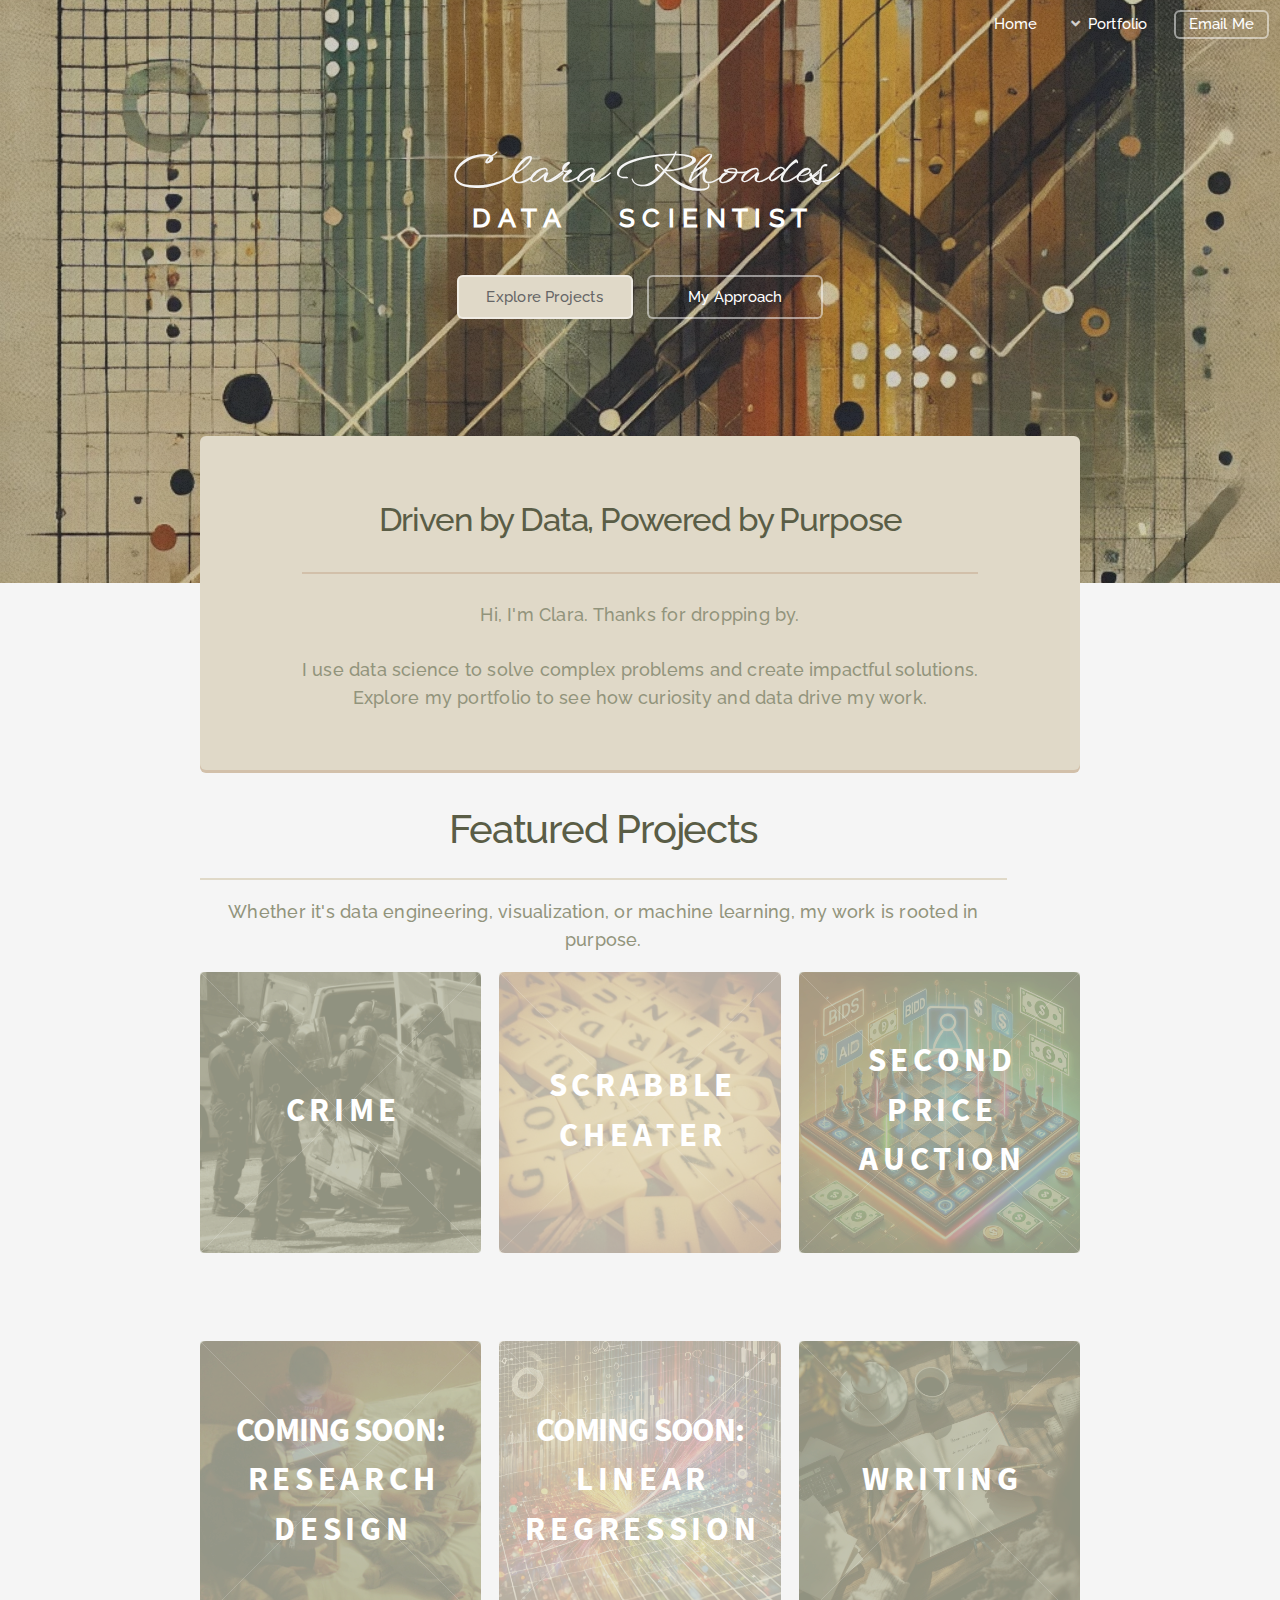
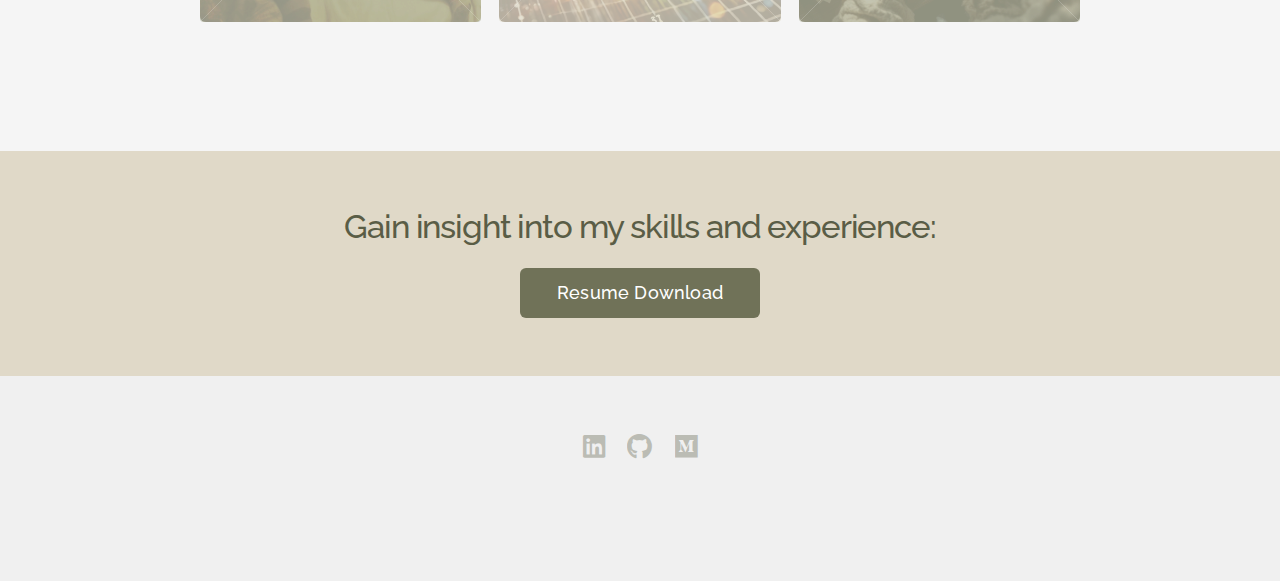
<file: index.html>
<!DOCTYPE HTML>
<!--
	Alpha by HTML5 UP
	html5up.net | @ajlkn
	Free for personal and commercial use under the CCA 3.0 license (html5up.net/license)
-->
<html>
	<head>
		<title>Clara Rhoades - Home</title>
		<meta charset="utf-8" />
		<meta name="viewport" content="width=device-width, initial-scale=1, user-scalable=no" />
		<link rel="stylesheet" href="assets/css/main.css" />
		<!-- <link rel="stylesheet" href="assets/css/tiles.css"> -->

	</head>
	<body class="landing is-preload">
		<div id="page-wrapper">

			<!-- Header -->
				<header id="header" class="alt">
					
					<nav id="nav">
						<ul>
							<li><a href="index.html">Home</a></li>
							<li>
								<a href="#" class="icon solid fa-angle-down">Portfolio</a>
								<ul>
									<li><a href="https://medium.com/@clara.rhoades/my-journey-from-philosophy-to-data-science-87d73d6f930c" target="_blank" rel="noopener noreferrer">About Me</a></li>
									<li><a href="index.html#featured-projects-header">Projects</a></li>
									</li>
								</ul>
							</li>
							<li><a href="mailto:clara&#46;rhoades&#64;berkeley&#46;edu" target="_blank" rel="noopener noreferrer" class="button">Email Me</a></li>
						</ul>
					</nav>
				</header>

			<!-- Banner -->
				<section id="banner">
					<h2>Clara Rhoades</h2>
					<p>D A T A&nbsp;&nbsp;&nbsp;&nbsp;&nbsp;&nbsp;&nbsp;&nbsp;S C I E N T I S T</p>
					<ul class="actions special">
						<li><a href="#featured-projects-header" class="button primary">Explore Projects</a></li>
						<li><a href="https://medium.com/@clara.rhoades/my-journey-from-philosophy-to-data-science-87d73d6f930c" target="_blank" rel="noopener noreferrer" class="button">My Approach</a></li>
					</ul>
				</section>

			<!-- Main -->
				<section id="main" class="container">
					<section class="box special">
						<header class="major">
							<!-- <h2>Portfolio under construction! </h2> -->
							<h2>Driven by Data,
							Powered by Purpose</h2>
							<p>Hi, I'm Clara. Thanks for dropping by. 
								<br />
								<br />
								I use data science to solve complex problems and create impactful solutions.<br />
								Explore my portfolio to see how curiosity and data drive my work. 
							</header>
						<!-- <span class="image featured"><img src="images/abstractds_rrs.webp" alt="" /></span> -->
					</section>

					<!-- Featured Projects -->
					<header id="featured-projects-header" class="container">
						<h2>Featured Projects</h2>
						<p id="featured-desc">Whether it's data engineering, visualization, or machine learning, my work is rooted in purpose.</p>
					</header>

					<!-- Tiles -->
					<section id="featured-projects-tiles" class="tiles">
						<article class="style1">
							<span class="image">
								<img src="images/riot.jpg" alt="" />
							</span>
							<a href="https://github.com/clara-rhoades/crime" target="_blank" rel="noopener noreferrer">
								<h2>C R I M E</h2>
								<div class="content">
									<p>EDA of crime in Baton Rouge, LA revealing socioeconomic inequities and operational inefficiencies in the local criminal justice system.</p>
								</div>
							</a>
						</article>
						<article class="style2">
							<span class="image">
								<img src="images/scrabble.jpg" alt="" />
							</span>
							<a href="https://github.com/clara-rhoades/scrabble" target="_blank" rel="noopener noreferrer">
								<h2>S C R A B B L E<br />C H E A T E R</h2>
								<div class="content">
									<p>A Python program analyzing Scrabble racks to generate all possible valid words, calculate their scores (including wildcard handling), and rank them.</p>
								</div>
							</a>
						</article>
						<article class="style3">
							<span class="image">
								<img src="images/auction.webp" alt="" />
							</span>
							<a href="https://github.com/clara-rhoades/auction" target="_blank" rel="noopener noreferrer">
								<h2>S E C O N D<br />P R I C E<br />A U C T I O N</h2>
								<div class="content">
									<p>A second-price auction system simulating bidding strategies and user interactions to optimize advertisement placement.</p>
								</div>
							</a>
						</article>
						</section>

					<!-- Projects by Type -->
					<!--<header id="explore-projects-header">
						<h2>Explore Projects by Type</h2>
						<p>As a liberally-educated and humanities-driven data scientist, my skills are multi-dimensional.</p>
					</header> -->

					<!-- Tiles -->
					<section id="explore-projects-tiles" class="tiles">
						<article class="style1">
							<span class="image">
								<img src="images/ipad.jpg" alt="" />
							</span>
							<a href="#">
								<h2>COMING SOON:<br>R E S E A R C H<br>D E S I G N</h2>
								<div class="content">
									<p>Research plan to analyze how screen time affects childhood cognitive development</p>
								</div>
							</a>
						</article>
						<article class="style2">
							<span class="image">
								<img src="images/lr.webp" alt="" />
							</span>
							<a href="#">
								<h2>COMING SOON:<br>L I N E A R <br>R E G R E S S I O N</h2>
								<div class="content">
									<p>Modeling relationships between building characteristics, environmental factors, and energy consumption.</p>
								</div>
							</a>
						</article>
						<article class="style3">
							<span class="image">
								<img src="images/writer.webp" alt="" />
							</span>
							<a href="https://medium.com/@clara.rhoades" target="_blank" rel="noopener noreferrer">
								<h2>W R I T I N G</h2>
								<div class="content">
									<p>Translating complex concepts into every day language.</p>
								</div>
							</a>
						</article>
						</section>
						</div>
					</div>

				</section>

			<!-- CTA -->
				<section id="cta">

					<h2>Gain insight into my skills and experience:</h2>
							<div class="col-4 col-12-mobilep">
								<a href="assets/2025Resume_ClaraRhoades.pdf" download target="_blank" class="button primary large">
									Resume Download
								</a>
							</div>
						</div>

				</section>

			<!-- Footer -->
				<footer id="footer">
					<ul class="icons">
						<li><a href="https://www.linkedin.com/in/clara-rhoades/" target="_blank" rel="noopener noreferrer" class="icon brands fa-linkedin"><span class="label">LinkedIn</span></a></li>
						<li><a href="https://github.com/clara-rhoades" target="_blank" rel="noopener noreferrer" class="icon brands fa-github"><span class="label">Github</span></a></li>
						<li><a href="https://medium.com/@clara.rhoades" target="_blank" rel="noopener noreferrer" class="icon brands fa-medium"><span class="label">Medium</span></a></li>
					</ul>
					<!-- <ul class="copyright">
						<li>&copy; Clara Rhoades. All rights reserved.
					</ul> -->
				</footer>

		</div>

		<!-- Scripts -->
			<script src="assets/js/jquery.min.js"></script>
			<script src="assets/js/jquery.dropotron.min.js"></script>
			<script src="assets/js/jquery.scrollex.min.js"></script>
			<script src="assets/js/browser.min.js"></script>
			<script src="assets/js/breakpoints.min.js"></script>
			<script src="assets/js/util.js"></script>
			<script src="assets/js/main.js"></script>

	</body>
</html>
</file>
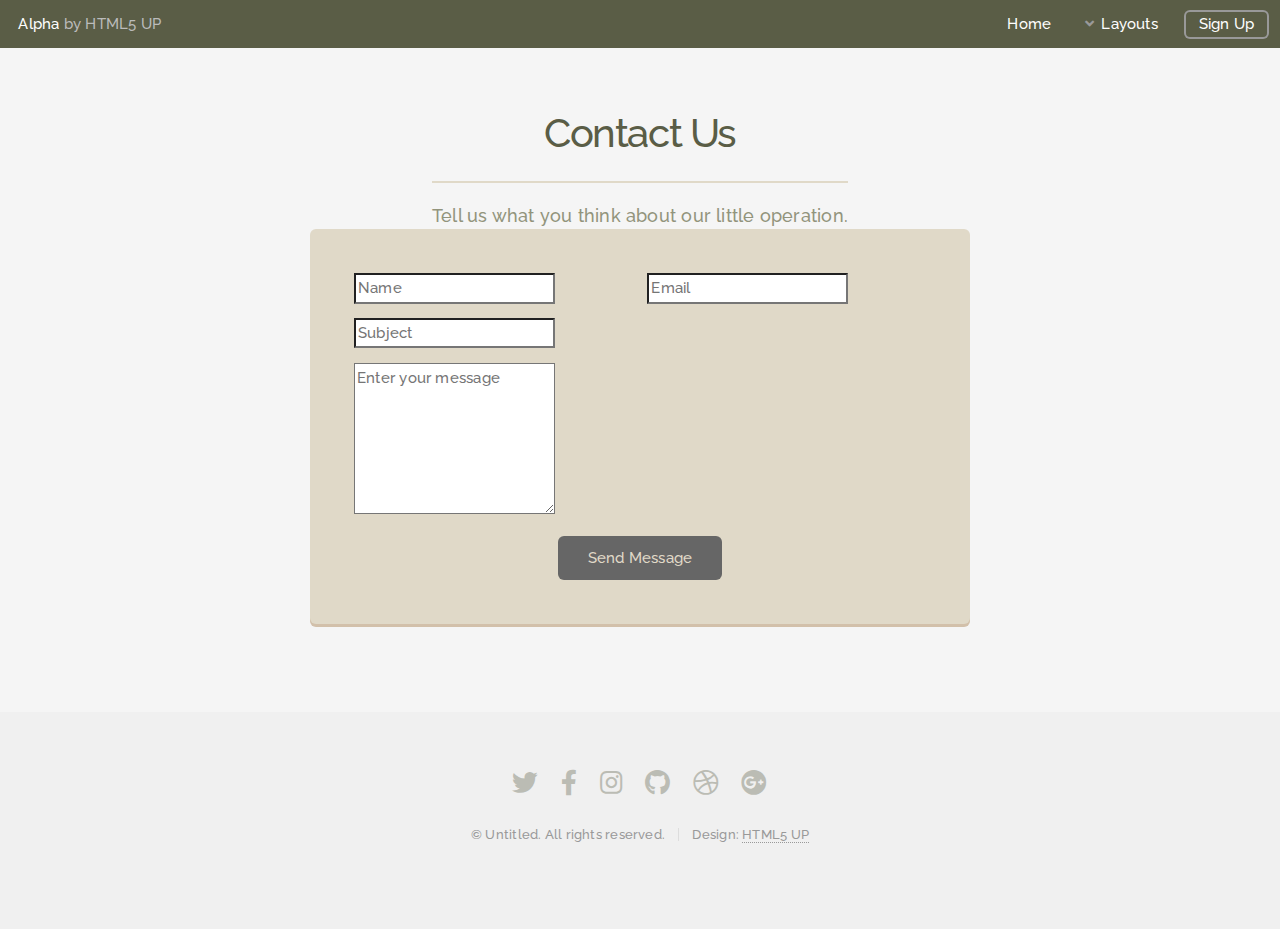
<file: contact.html>
<!DOCTYPE HTML>
<!--
	Alpha by HTML5 UP
	html5up.net | @ajlkn
	Free for personal and commercial use under the CCA 3.0 license (html5up.net/license)
-->
<html>
	<head>
		<title>Contact - Alpha by HTML5 UP</title>
		<meta charset="utf-8" />
		<meta name="viewport" content="width=device-width, initial-scale=1, user-scalable=no" />
		<link rel="stylesheet" href="assets/css/main.css" />
	</head>
	<body class="is-preload">
		<div id="page-wrapper">

			<!-- Header -->
				<header id="header">
					<h1><a href="index.html">Alpha</a> by HTML5 UP</h1>
					<nav id="nav">
						<ul>
							<li><a href="index.html">Home</a></li>
							<li>
								<a href="#" class="icon solid fa-angle-down">Layouts</a>
								<ul>
									<li><a href="generic.html">Generic</a></li>
									<li><a href="contact.html">Contact</a></li>
									<li><a href="elements.html">Elements</a></li>
									<li>
										<a href="#">Submenu</a>
										<ul>
											<li><a href="#">Option One</a></li>
											<li><a href="#">Option Two</a></li>
											<li><a href="#">Option Three</a></li>
											<li><a href="#">Option Four</a></li>
										</ul>
									</li>
								</ul>
							</li>
							<li><a href="#" class="button">Sign Up</a></li>
						</ul>
					</nav>
				</header>

			<!-- Main -->
				<section id="main" class="container medium">
					<header>
						<h2>Contact Us</h2>
						<p>Tell us what you think about our little operation.</p>
					</header>
					<div class="box">
						<form method="post" action="#">
							<div class="row gtr-50 gtr-uniform">
								<div class="col-6 col-12-mobilep">
									<input type="text" name="name" id="name" value="" placeholder="Name" />
								</div>
								<div class="col-6 col-12-mobilep">
									<input type="email" name="email" id="email" value="" placeholder="Email" />
								</div>
								<div class="col-12">
									<input type="text" name="subject" id="subject" value="" placeholder="Subject" />
								</div>
								<div class="col-12">
									<textarea name="message" id="message" placeholder="Enter your message" rows="6"></textarea>
								</div>
								<div class="col-12">
									<ul class="actions special">
										<li><input type="submit" value="Send Message" /></li>
									</ul>
								</div>
							</div>
						</form>
					</div>
				</section>

			<!-- Footer -->
				<footer id="footer">
					<ul class="icons">
						<li><a href="#" class="icon brands fa-twitter"><span class="label">Twitter</span></a></li>
						<li><a href="#" class="icon brands fa-facebook-f"><span class="label">Facebook</span></a></li>
						<li><a href="#" class="icon brands fa-instagram"><span class="label">Instagram</span></a></li>
						<li><a href="#" class="icon brands fa-github"><span class="label">Github</span></a></li>
						<li><a href="#" class="icon brands fa-dribbble"><span class="label">Dribbble</span></a></li>
						<li><a href="#" class="icon brands fa-google-plus"><span class="label">Google+</span></a></li>
					</ul>
					<ul class="copyright">
						<li>&copy; Untitled. All rights reserved.</li><li>Design: <a href="http://html5up.net">HTML5 UP</a></li>
					</ul>
				</footer>

		</div>

		<!-- Scripts -->
			<script src="assets/js/jquery.min.js"></script>
			<script src="assets/js/jquery.dropotron.min.js"></script>
			<script src="assets/js/jquery.scrollex.min.js"></script>
			<script src="assets/js/browser.min.js"></script>
			<script src="assets/js/breakpoints.min.js"></script>
			<script src="assets/js/util.js"></script>
			<script src="assets/js/main.js"></script>

	</body>
</html>
</file>
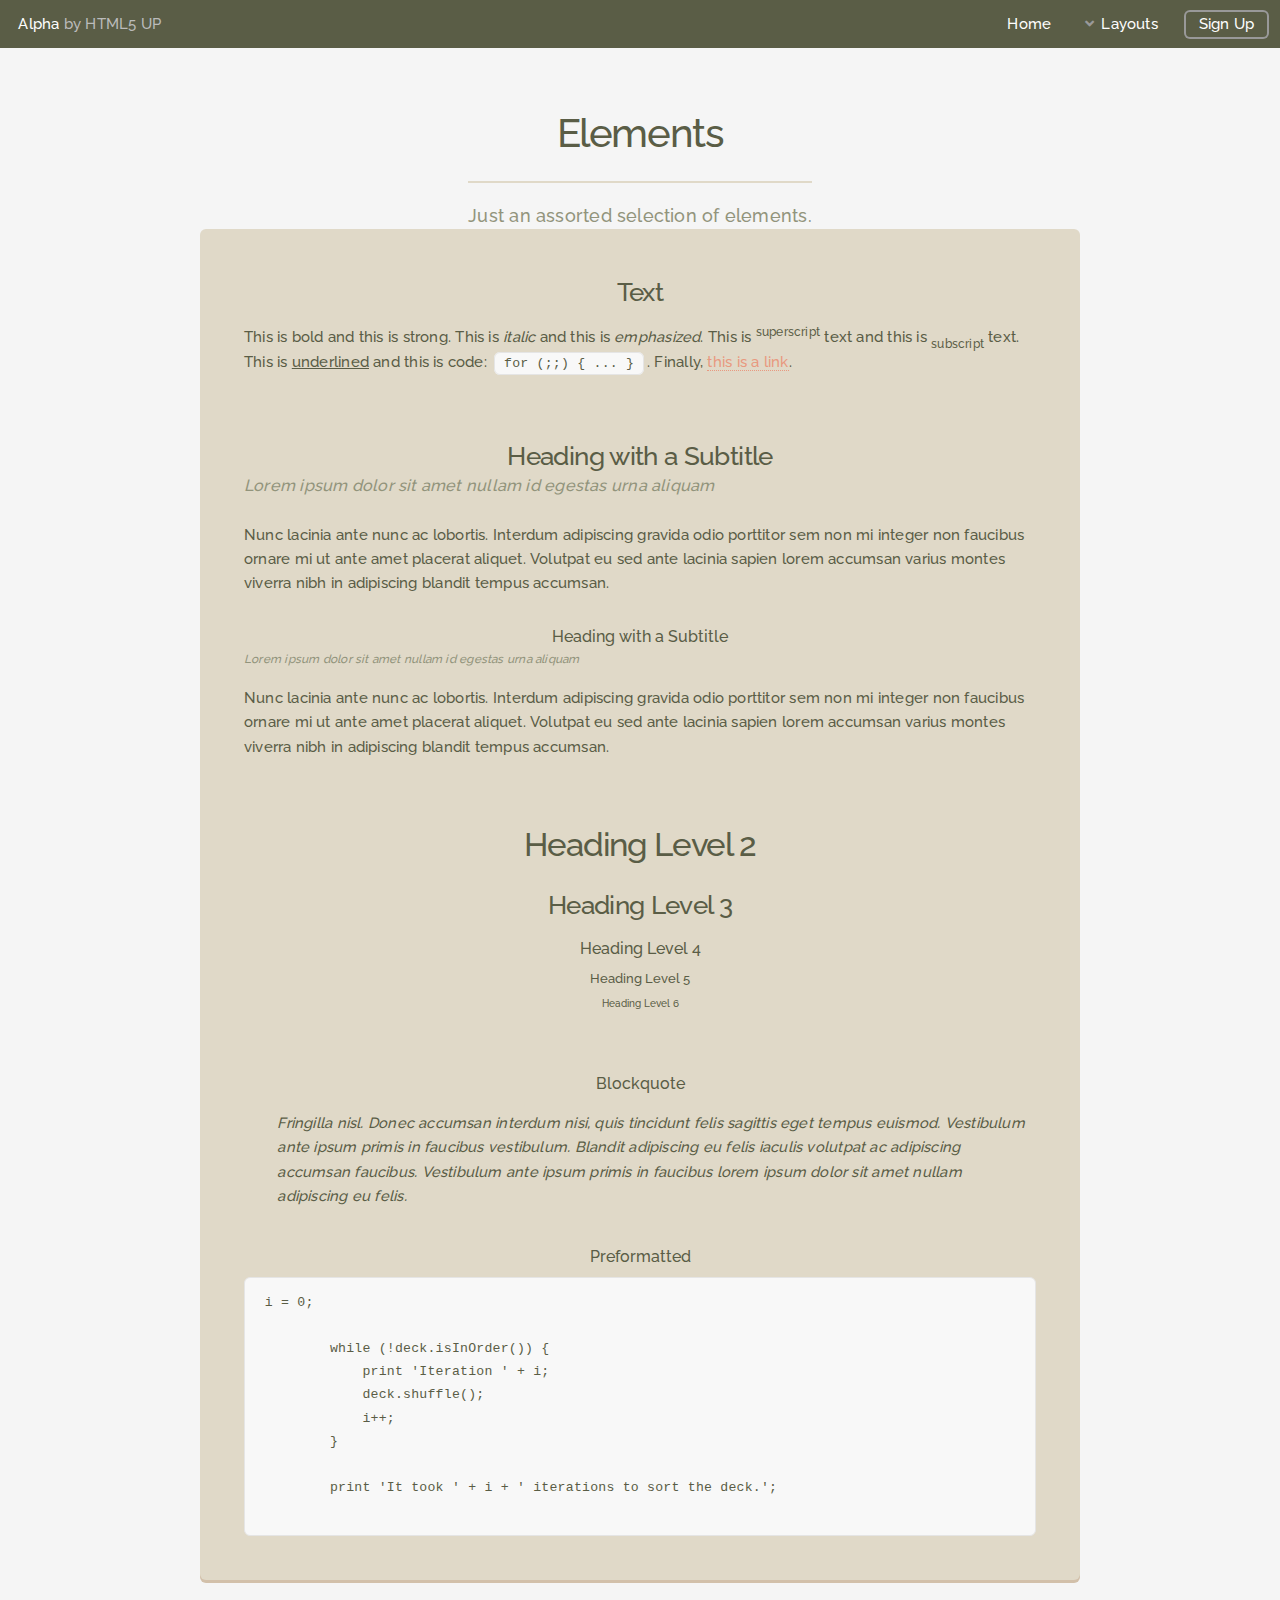
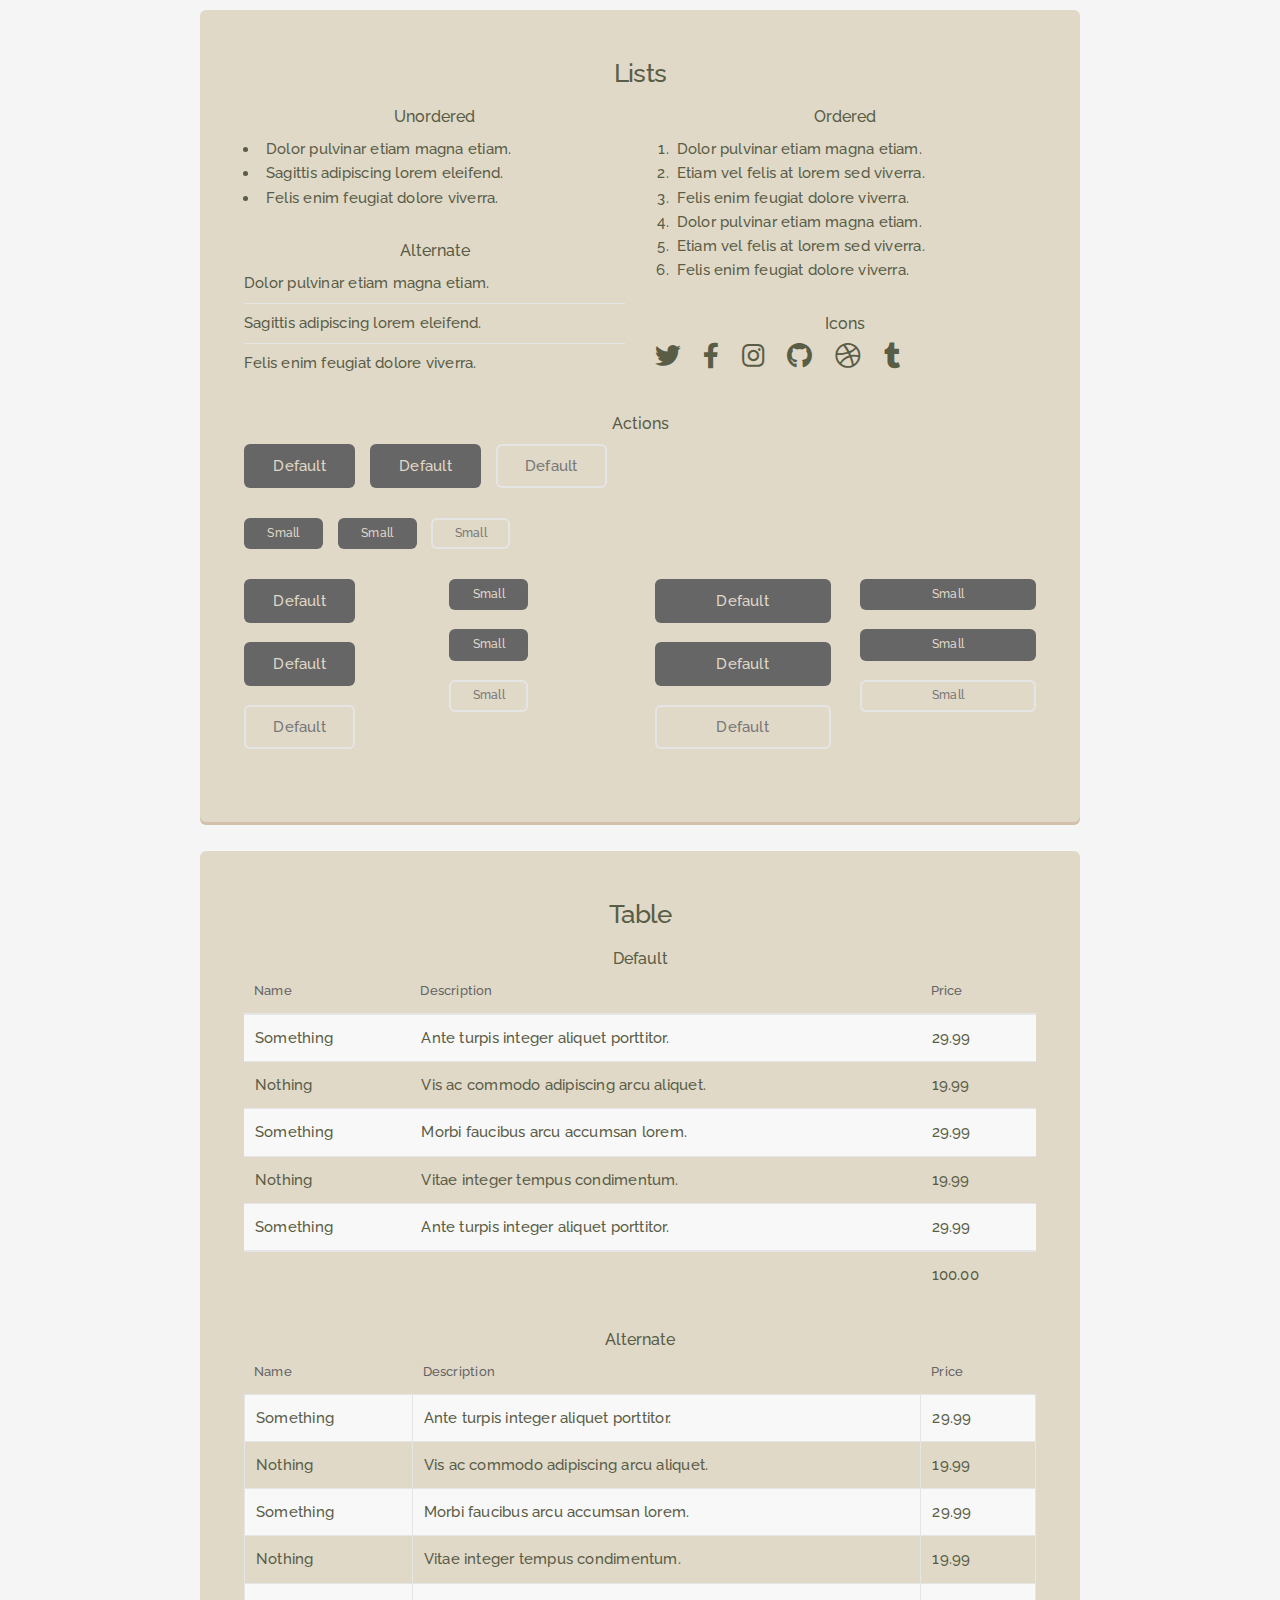
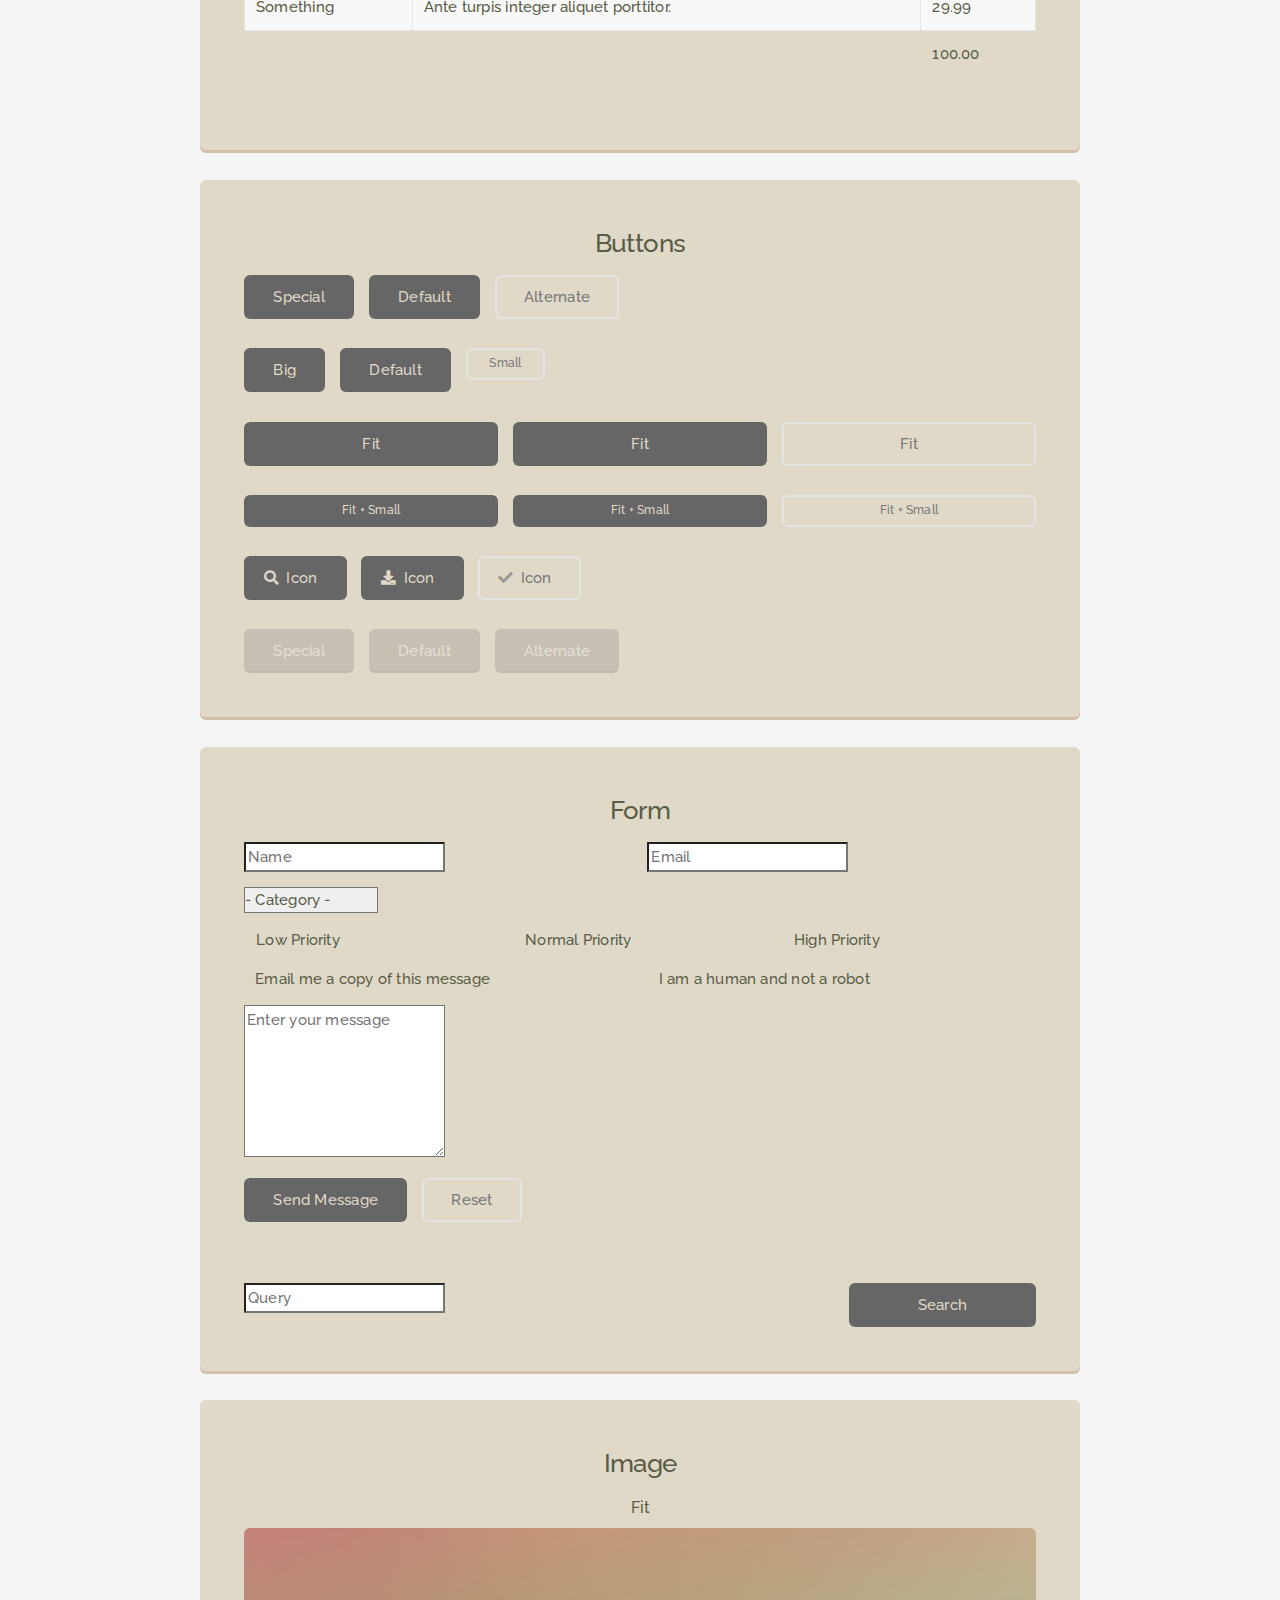
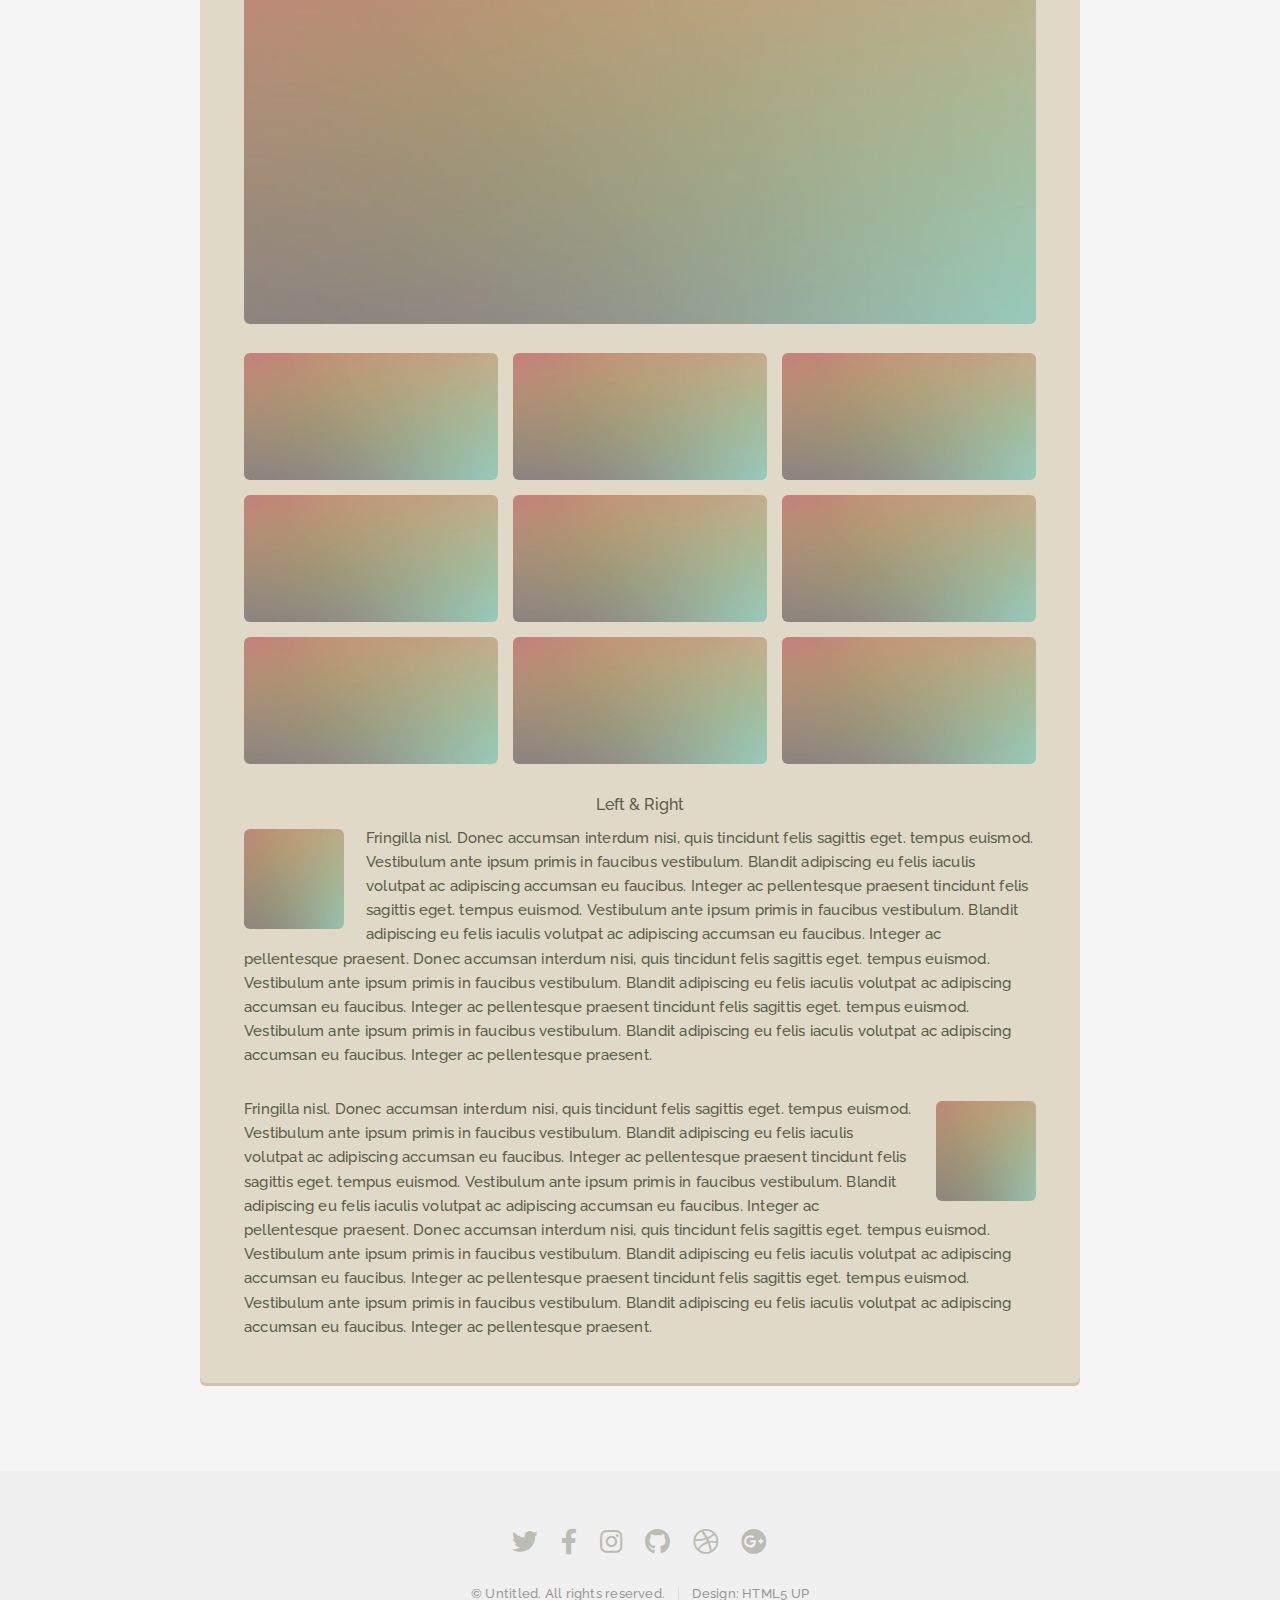
<file: elements.html>
<!DOCTYPE HTML>
<!--
	Alpha by HTML5 UP
	html5up.net | @ajlkn
	Free for personal and commercial use under the CCA 3.0 license (html5up.net/license)
-->
<html>
	<head>
		<title>Elements - Alpha by HTML5 UP</title>
		<meta charset="utf-8" />
		<meta name="viewport" content="width=device-width, initial-scale=1, user-scalable=no" />
		<link rel="stylesheet" href="assets/css/main.css" />
	</head>
	<body class="is-preload">
		<div id="page-wrapper">

			<!-- Header -->
				<header id="header">
					<h1><a href="index.html">Alpha</a> by HTML5 UP</h1>
					<nav id="nav">
						<ul>
							<li><a href="index.html">Home</a></li>
							<li>
								<a href="#" class="icon solid fa-angle-down">Layouts</a>
								<ul>
									<li><a href="generic.html">Generic</a></li>
									<li><a href="contact.html">Contact</a></li>
									<li><a href="elements.html">Elements</a></li>
									<li>
										<a href="#">Submenu</a>
										<ul>
											<li><a href="#">Option One</a></li>
											<li><a href="#">Option Two</a></li>
											<li><a href="#">Option Three</a></li>
											<li><a href="#">Option Four</a></li>
										</ul>
									</li>
								</ul>
							</li>
							<li><a href="#" class="button">Sign Up</a></li>
						</ul>
					</nav>
				</header>

			<!-- Main -->
				<section id="main" class="container">
					<header>
						<h2>Elements</h2>
						<p>Just an assorted selection of elements.</p>
					</header>
					<div class="row">
						<div class="col-12">

							<!-- Text -->
								<section class="box">
									<h3>Text</h3>
									<p>This is <b>bold</b> and this is <strong>strong</strong>. This is <i>italic</i> and this is <em>emphasized</em>.
									This is <sup>superscript</sup> text and this is <sub>subscript</sub> text.
									This is <u>underlined</u> and this is code: <code>for (;;) { ... }</code>. Finally, <a href="#">this is a link</a>.</p>

									<hr />

									<header>
										<h3>Heading with a Subtitle</h3>
										<p>Lorem ipsum dolor sit amet nullam id egestas urna aliquam</p>
									</header>
									<p>Nunc lacinia ante nunc ac lobortis. Interdum adipiscing gravida odio porttitor sem non mi integer non faucibus ornare mi ut ante amet placerat aliquet. Volutpat eu sed ante lacinia sapien lorem accumsan varius montes viverra nibh in adipiscing blandit tempus accumsan.</p>
									<header>
										<h4>Heading with a Subtitle</h4>
										<p>Lorem ipsum dolor sit amet nullam id egestas urna aliquam</p>
									</header>
									<p>Nunc lacinia ante nunc ac lobortis. Interdum adipiscing gravida odio porttitor sem non mi integer non faucibus ornare mi ut ante amet placerat aliquet. Volutpat eu sed ante lacinia sapien lorem accumsan varius montes viverra nibh in adipiscing blandit tempus accumsan.</p>

									<hr />

									<h2>Heading Level 2</h2>
									<h3>Heading Level 3</h3>
									<h4>Heading Level 4</h4>
									<h5>Heading Level 5</h5>
									<h6>Heading Level 6</h6>

									<hr />

									<h4>Blockquote</h4>
									<blockquote>Fringilla nisl. Donec accumsan interdum nisi, quis tincidunt felis sagittis eget tempus euismod. Vestibulum ante ipsum primis in faucibus vestibulum. Blandit adipiscing eu felis iaculis volutpat ac adipiscing accumsan faucibus. Vestibulum ante ipsum primis in faucibus lorem ipsum dolor sit amet nullam adipiscing eu felis.</blockquote>

									<h4>Preformatted</h4>
									<pre>i = 0;

	while (!deck.isInOrder()) {
	    print 'Iteration ' + i;
	    deck.shuffle();
	    i++;
	}

	print 'It took ' + i + ' iterations to sort the deck.';
	</pre>
								</section>

						</div>
					</div>
					<div class="row">
						<div class="col-12">

							<!-- Lists -->
								<section class="box">
									<h3>Lists</h3>
									<div class="row">
										<div class="col-6 col-12-mobilep">

											<h4>Unordered</h4>
											<ul>
												<li>Dolor pulvinar etiam magna etiam.</li>
												<li>Sagittis adipiscing lorem eleifend.</li>
												<li>Felis enim feugiat dolore viverra.</li>
											</ul>

											<h4>Alternate</h4>
											<ul class="alt">
												<li>Dolor pulvinar etiam magna etiam.</li>
												<li>Sagittis adipiscing lorem eleifend.</li>
												<li>Felis enim feugiat dolore viverra.</li>
											</ul>

										</div>
										<div class="col-6 col-12-mobilep">

											<h4>Ordered</h4>
											<ol>
												<li>Dolor pulvinar etiam magna etiam.</li>
												<li>Etiam vel felis at lorem sed viverra.</li>
												<li>Felis enim feugiat dolore viverra.</li>
												<li>Dolor pulvinar etiam magna etiam.</li>
												<li>Etiam vel felis at lorem sed viverra.</li>
												<li>Felis enim feugiat dolore viverra.</li>
											</ol>

											<h4>Icons</h4>
											<ul class="icons">
												<li><a href="#" class="icon brands fa-twitter"><span class="label">Twitter</span></a></li>
												<li><a href="#" class="icon brands fa-facebook-f"><span class="label">Facebook</span></a></li>
												<li><a href="#" class="icon brands fa-instagram"><span class="label">Instagram</span></a></li>
												<li><a href="#" class="icon brands fa-github"><span class="label">Github</span></a></li>
												<li><a href="#" class="icon brands fa-dribbble"><span class="label">Dribbble</span></a></li>
												<li><a href="#" class="icon brands fa-tumblr"><span class="label">Tumblr</span></a></li>
											</ul>

										</div>
									</div>

									<h4>Actions</h4>
									<ul class="actions">
										<li><a href="#" class="button special">Default</a></li>
										<li><a href="#" class="button">Default</a></li>
										<li><a href="#" class="button alt">Default</a></li>
									</ul>
									<ul class="actions small">
										<li><a href="#" class="button special small">Small</a></li>
										<li><a href="#" class="button small">Small</a></li>
										<li><a href="#" class="button alt small">Small</a></li>
									</ul>
									<div class="row">
										<div class="col-3 col-6-narrower col-12-mobilep">
											<ul class="actions stacked">
												<li><a href="#" class="button special">Default</a></li>
												<li><a href="#" class="button">Default</a></li>
												<li><a href="#" class="button alt">Default</a></li>
											</ul>
										</div>
										<div class="col-3 col-6-narrower col-12-mobilep">
											<ul class="actions stacked">
												<li><a href="#" class="button special small">Small</a></li>
												<li><a href="#" class="button small">Small</a></li>
												<li><a href="#" class="button alt small">Small</a></li>
											</ul>
										</div>
										<div class="col-3 col-6-narrower col-12-mobilep">
											<ul class="actions stacked">
												<li><a href="#" class="button special fit">Default</a></li>
												<li><a href="#" class="button fit">Default</a></li>
												<li><a href="#" class="button alt fit">Default</a></li>
											</ul>
										</div>
										<div class="col-3 col-6-narrower col-12-mobilep">
											<ul class="actions stacked">
												<li><a href="#" class="button special small fit">Small</a></li>
												<li><a href="#" class="button small fit">Small</a></li>
												<li><a href="#" class="button alt small fit">Small</a></li>
											</ul>
										</div>
									</div>
								</section>

						</div>
					</div>
					<div class="row">
						<div class="col-12">

							<!-- Table -->
								<section class="box">
									<h3>Table</h3>

									<h4>Default</h4>
									<div class="table-wrapper">
										<table>
											<thead>
												<tr>
													<th>Name</th>
													<th>Description</th>
													<th>Price</th>
												</tr>
											</thead>
											<tbody>
												<tr>
													<td>Something</td>
													<td>Ante turpis integer aliquet porttitor.</td>
													<td>29.99</td>
												</tr>
												<tr>
													<td>Nothing</td>
													<td>Vis ac commodo adipiscing arcu aliquet.</td>
													<td>19.99</td>
												</tr>
												<tr>
													<td>Something</td>
													<td> Morbi faucibus arcu accumsan lorem.</td>
													<td>29.99</td>
												</tr>
												<tr>
													<td>Nothing</td>
													<td>Vitae integer tempus condimentum.</td>
													<td>19.99</td>
												</tr>
												<tr>
													<td>Something</td>
													<td>Ante turpis integer aliquet porttitor.</td>
													<td>29.99</td>
												</tr>
											</tbody>
											<tfoot>
												<tr>
													<td colspan="2"></td>
													<td>100.00</td>
												</tr>
											</tfoot>
										</table>
									</div>

									<h4>Alternate</h4>
									<div class="table-wrapper">
										<table class="alt">
											<thead>
												<tr>
													<th>Name</th>
													<th>Description</th>
													<th>Price</th>
												</tr>
											</thead>
											<tbody>
												<tr>
													<td>Something</td>
													<td>Ante turpis integer aliquet porttitor.</td>
													<td>29.99</td>
												</tr>
												<tr>
													<td>Nothing</td>
													<td>Vis ac commodo adipiscing arcu aliquet.</td>
													<td>19.99</td>
												</tr>
												<tr>
													<td>Something</td>
													<td> Morbi faucibus arcu accumsan lorem.</td>
													<td>29.99</td>
												</tr>
												<tr>
													<td>Nothing</td>
													<td>Vitae integer tempus condimentum.</td>
													<td>19.99</td>
												</tr>
												<tr>
													<td>Something</td>
													<td>Ante turpis integer aliquet porttitor.</td>
													<td>29.99</td>
												</tr>
											</tbody>
											<tfoot>
												<tr>
													<td colspan="2"></td>
													<td>100.00</td>
												</tr>
											</tfoot>
										</table>
									</div>
								</section>

						</div>
					</div>
					<div class="row">
						<div class="col-12">

							<!-- Buttons -->
								<section class="box">
									<h3>Buttons</h3>
									<ul class="actions">
										<li><a href="#" class="button special">Special</a></li>
										<li><a href="#" class="button">Default</a></li>
										<li><a href="#" class="button alt">Alternate</a></li>
									</ul>
									<ul class="actions">
										<li><a href="#" class="button special big">Big</a></li>
										<li><a href="#" class="button">Default</a></li>
										<li><a href="#" class="button alt small">Small</a></li>
									</ul>
									<ul class="actions fit">
										<li><a href="#" class="button special fit">Fit</a></li>
										<li><a href="#" class="button fit">Fit</a></li>
										<li><a href="#" class="button alt fit">Fit</a></li>
									</ul>
									<ul class="actions fit small">
										<li><a href="#" class="button special fit small">Fit + Small</a></li>
										<li><a href="#" class="button fit small">Fit + Small</a></li>
										<li><a href="#" class="button alt fit small">Fit + Small</a></li>
									</ul>
									<ul class="actions">
										<li><a href="#" class="button special icon solid fa-search">Icon</a></li>
										<li><a href="#" class="button icon solid fa-download">Icon</a></li>
										<li><a href="#" class="button alt icon solid fa-check">Icon</a></li>
									</ul>
									<ul class="actions">
										<li><span class="button special disabled">Special</span></li>
										<li><span class="button disabled">Default</span></li>
										<li><span class="button alt disabled">Alternate</span></li>
									</ul>
								</section>

						</div>
					</div>
					<div class="row">
						<div class="col-12">

							<!-- Form -->
								<section class="box">
									<h3>Form</h3>
									<form method="post" action="#">
										<div class="row gtr-uniform gtr-50">
											<div class="col-6 col-12-mobilep">
												<input type="text" name="name" id="name" value="" placeholder="Name" />
											</div>
											<div class="col-6 col-12-mobilep">
												<input type="email" name="email" id="email" value="" placeholder="Email" />
											</div>
											<div class="col-12">
												<select name="category" id="category">
													<option value="">- Category -</option>
													<option value="1">Manufacturing</option>
													<option value="1">Shipping</option>
													<option value="1">Administration</option>
													<option value="1">Human Resources</option>
												</select>
											</div>
											<div class="col-4 col-12-narrower">
												<input type="radio" id="priority-low" name="priority" checked>
												<label for="priority-low">Low Priority</label>
											</div>
											<div class="col-4 col-12-narrower">
												<input type="radio" id="priority-normal" name="priority">
												<label for="priority-normal">Normal Priority</label>
											</div>
											<div class="col-4 col-12-narrower">
												<input type="radio" id="priority-high" name="priority">
												<label for="priority-high">High Priority</label>
											</div>
											<div class="col-6 col-12-narrower">
												<input type="checkbox" id="copy" name="copy">
												<label for="copy">Email me a copy of this message</label>
											</div>
											<div class="col-6 col-12-narrower">
												<input type="checkbox" id="human" name="human" checked>
												<label for="human">I am a human and not a robot</label>
											</div>
											<div class="col-12">
												<textarea name="message" id="message" placeholder="Enter your message" rows="6"></textarea>
											</div>
											<div class="col-12">
												<ul class="actions">
													<li><input type="submit" value="Send Message" /></li>
													<li><input type="reset" value="Reset" class="alt" /></li>
												</ul>
											</div>
										</div>
									</form>

									<hr />

									<form method="post" action="#">
										<div class="row gtr-uniform gtr-50">
											<div class="col-9 col-12-mobilep">
												<input type="text" name="query" id="query" value="" placeholder="Query" />
											</div>
											<div class="col-3 col-12-mobilep">
												<input type="submit" value="Search" class="fit" />
											</div>
										</div>
									</form>
								</section>

						</div>
					</div>
					<div class="row">
						<div class="col-12">

							<!-- Image -->
								<section class="box">
									<h3>Image</h3>
									<h4>Fit</h4>
									<span class="image fit"><img src="images/pic04.jpg" alt="" /></span>
									<div class="box alt">
										<div class="row gtr-50 gtr-uniform">
											<div class="col-4"><span class="image fit"><img src="images/pic04.jpg" alt="" /></span></div>
											<div class="col-4"><span class="image fit"><img src="images/pic04.jpg" alt="" /></span></div>
											<div class="col-4"><span class="image fit"><img src="images/pic04.jpg" alt="" /></span></div>
											<div class="col-4"><span class="image fit"><img src="images/pic04.jpg" alt="" /></span></div>
											<div class="col-4"><span class="image fit"><img src="images/pic04.jpg" alt="" /></span></div>
											<div class="col-4"><span class="image fit"><img src="images/pic04.jpg" alt="" /></span></div>
											<div class="col-4"><span class="image fit"><img src="images/pic04.jpg" alt="" /></span></div>
											<div class="col-4"><span class="image fit"><img src="images/pic04.jpg" alt="" /></span></div>
											<div class="col-4"><span class="image fit"><img src="images/pic04.jpg" alt="" /></span></div>
										</div>
									</div>

									<h4>Left &amp; Right</h4>
									<p><span class="image left"><img src="images/pic05.jpg" alt="" /></span>Fringilla nisl. Donec accumsan interdum nisi, quis tincidunt felis sagittis eget. tempus euismod. Vestibulum ante ipsum primis in faucibus vestibulum. Blandit adipiscing eu felis iaculis volutpat ac adipiscing accumsan eu faucibus. Integer ac pellentesque praesent tincidunt felis sagittis eget. tempus euismod. Vestibulum ante ipsum primis in faucibus vestibulum. Blandit adipiscing eu felis iaculis volutpat ac adipiscing accumsan eu faucibus. Integer ac pellentesque praesent. Donec accumsan interdum nisi, quis tincidunt felis sagittis eget. tempus euismod. Vestibulum ante ipsum primis in faucibus vestibulum. Blandit adipiscing eu felis iaculis volutpat ac adipiscing accumsan eu faucibus. Integer ac pellentesque praesent tincidunt felis sagittis eget. tempus euismod. Vestibulum ante ipsum primis in faucibus vestibulum. Blandit adipiscing eu felis iaculis volutpat ac adipiscing accumsan eu faucibus. Integer ac pellentesque praesent.</p>
									<p><span class="image right"><img src="images/pic05.jpg" alt="" /></span>Fringilla nisl. Donec accumsan interdum nisi, quis tincidunt felis sagittis eget. tempus euismod. Vestibulum ante ipsum primis in faucibus vestibulum. Blandit adipiscing eu felis iaculis volutpat ac adipiscing accumsan eu faucibus. Integer ac pellentesque praesent tincidunt felis sagittis eget. tempus euismod. Vestibulum ante ipsum primis in faucibus vestibulum. Blandit adipiscing eu felis iaculis volutpat ac adipiscing accumsan eu faucibus. Integer ac pellentesque praesent. Donec accumsan interdum nisi, quis tincidunt felis sagittis eget. tempus euismod. Vestibulum ante ipsum primis in faucibus vestibulum. Blandit adipiscing eu felis iaculis volutpat ac adipiscing accumsan eu faucibus. Integer ac pellentesque praesent tincidunt felis sagittis eget. tempus euismod. Vestibulum ante ipsum primis in faucibus vestibulum. Blandit adipiscing eu felis iaculis volutpat ac adipiscing accumsan eu faucibus. Integer ac pellentesque praesent.</p>
								</section>

						</div>
					</div>
				</section>

			<!-- Footer -->
				<footer id="footer">
					<ul class="icons">
						<li><a href="#" class="icon brands fa-twitter"><span class="label">Twitter</span></a></li>
						<li><a href="#" class="icon brands fa-facebook-f"><span class="label">Facebook</span></a></li>
						<li><a href="#" class="icon brands fa-instagram"><span class="label">Instagram</span></a></li>
						<li><a href="#" class="icon brands fa-github"><span class="label">Github</span></a></li>
						<li><a href="#" class="icon brands fa-dribbble"><span class="label">Dribbble</span></a></li>
						<li><a href="#" class="icon brands fa-google-plus"><span class="label">Google+</span></a></li>
					</ul>
					<ul class="copyright">
						<li>&copy; Untitled. All rights reserved.</li><li>Design: <a href="http://html5up.net">HTML5 UP</a></li>
					</ul>
				</footer>

		</div>

		<!-- Scripts -->
			<script src="assets/js/jquery.min.js"></script>
			<script src="assets/js/jquery.dropotron.min.js"></script>
			<script src="assets/js/jquery.scrollex.min.js"></script>
			<script src="assets/js/browser.min.js"></script>
			<script src="assets/js/breakpoints.min.js"></script>
			<script src="assets/js/util.js"></script>
			<script src="assets/js/main.js"></script>

	</body>
</html>
</file>
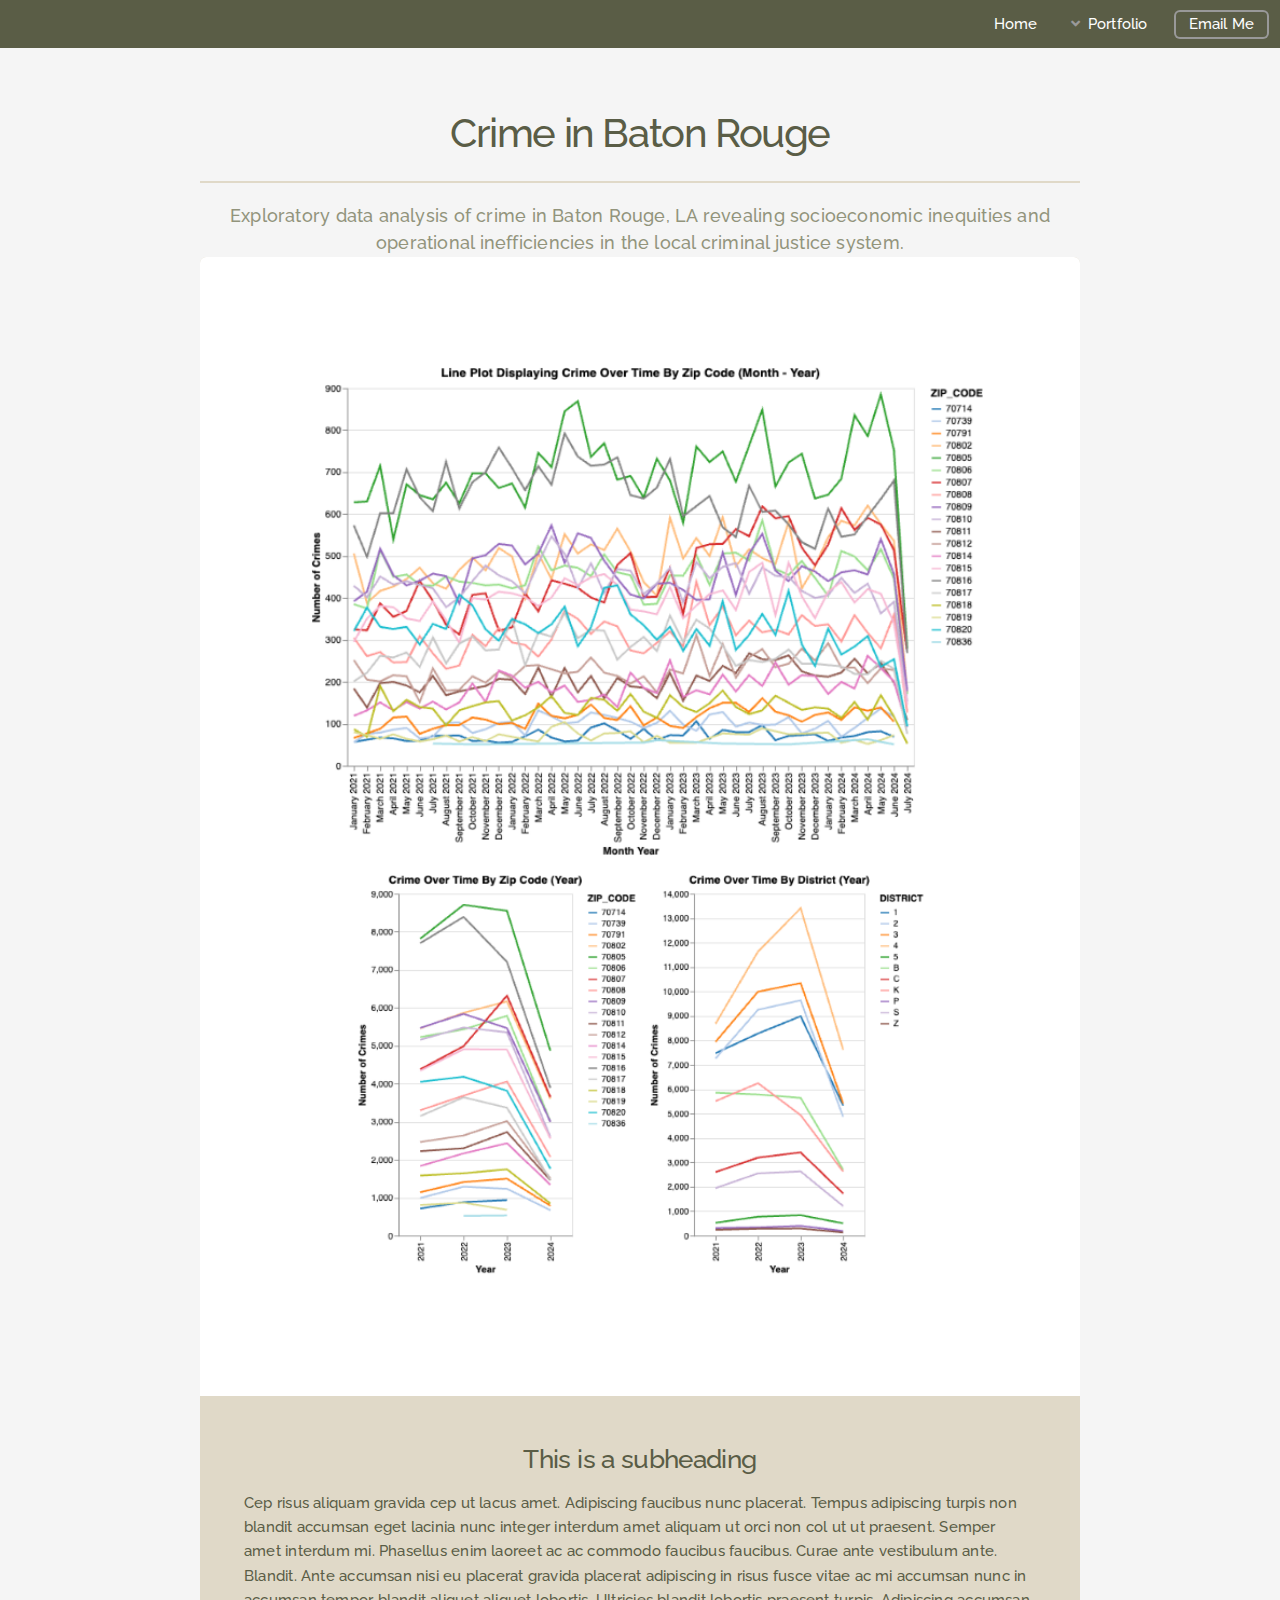
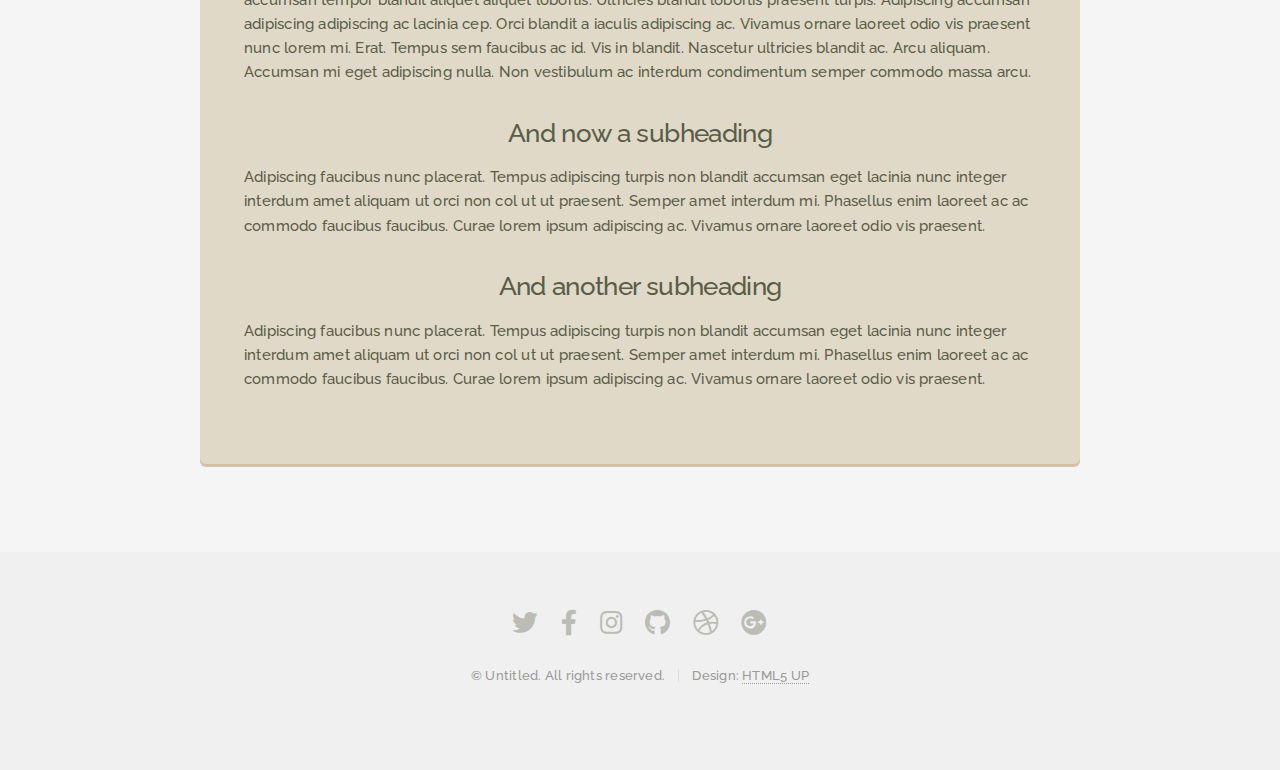
<file: generic.html>
<!DOCTYPE HTML>
<!--
	Alpha by HTML5 UP
	html5up.net | @ajlkn
	Free for personal and commercial use under the CCA 3.0 license (html5up.net/license)
-->
<html>
	<head>
		<title>Crime</title>
		<meta charset="utf-8" />
		<meta name="viewport" content="width=device-width, initial-scale=1, user-scalable=no" />
		<link rel="stylesheet" href="assets/css/main.css" />
	</head>
	<body class="is-preload">
		<div id="page-wrapper">	

			<!-- Header -->
				<header id="header">
					
					<nav id="nav">
						<ul>
							<li><a href="index.html">Home</a></li>
							<li>
								<a href="#" class="icon solid fa-angle-down">Portfolio</a>
								<ul>
									<li><a href="about.html">About Me</a></li>
									<li><a href="index.html#featured-projects-header">Projects</a></li>
									</li>
								</ul>
							</li>
							<li><a href="mailto:clara&#46;rhoades&#64;berkeley&#46;edu" class="button">Email Me</a></li>
						</ul>
					</nav>
				</header>

			<!-- Main -->
				<section id="main" class="container">
					<header>
						<h2>Crime in Baton Rouge</h2>
						<p>Exploratory data analysis of crime in Baton Rouge, LA revealing socioeconomic inequities and operational inefficiencies in the local criminal justice system. <br></p>
					</header>
					<div class="box">
						<span class="image featured"><img src="images/lines.png" alt="" /></span>
						<h3>This is a subheading</h3>
						<p>Cep risus aliquam gravida cep ut lacus amet. Adipiscing faucibus nunc placerat. Tempus adipiscing turpis non blandit accumsan eget lacinia nunc integer interdum amet aliquam ut orci non col ut ut praesent. Semper amet interdum mi. Phasellus enim laoreet ac ac commodo faucibus faucibus. Curae ante vestibulum ante. Blandit. Ante accumsan nisi eu placerat gravida placerat adipiscing in risus fusce vitae ac mi accumsan nunc in accumsan tempor blandit aliquet aliquet lobortis. Ultricies blandit lobortis praesent turpis. Adipiscing accumsan adipiscing adipiscing ac lacinia cep. Orci blandit a iaculis adipiscing ac. Vivamus ornare laoreet odio vis praesent nunc lorem mi. Erat. Tempus sem faucibus ac id. Vis in blandit. Nascetur ultricies blandit ac. Arcu aliquam. Accumsan mi eget adipiscing nulla. Non vestibulum ac interdum condimentum semper commodo massa arcu.</p>
						<div class="row">
							<div class="row-6 row-12-mobilep">
								<h3>And now a subheading</h3>
								<p>Adipiscing faucibus nunc placerat. Tempus adipiscing turpis non blandit accumsan eget lacinia nunc integer interdum amet aliquam ut orci non col ut ut praesent. Semper amet interdum mi. Phasellus enim laoreet ac ac commodo faucibus faucibus. Curae lorem ipsum adipiscing ac. Vivamus ornare laoreet odio vis praesent.</p>
							</div>
							<div class="row-6 row-12-mobilep">
								<h3>And another subheading</h3>
								<p>Adipiscing faucibus nunc placerat. Tempus adipiscing turpis non blandit accumsan eget lacinia nunc integer interdum amet aliquam ut orci non col ut ut praesent. Semper amet interdum mi. Phasellus enim laoreet ac ac commodo faucibus faucibus. Curae lorem ipsum adipiscing ac. Vivamus ornare laoreet odio vis praesent.</p>
							</div>
						</div>
					</div>
				</section>

			<!-- Footer -->
				<footer id="footer">
					<ul class="icons">
						<li><a href="#" class="icon brands fa-twitter"><span class="label">Twitter</span></a></li>
						<li><a href="#" class="icon brands fa-facebook-f"><span class="label">Facebook</span></a></li>
						<li><a href="#" class="icon brands fa-instagram"><span class="label">Instagram</span></a></li>
						<li><a href="#" class="icon brands fa-github"><span class="label">Github</span></a></li>
						<li><a href="#" class="icon brands fa-dribbble"><span class="label">Dribbble</span></a></li>
						<li><a href="#" class="icon brands fa-google-plus"><span class="label">Google+</span></a></li>
					</ul>
					<ul class="copyright">
						<li>&copy; Untitled. All rights reserved.</li><li>Design: <a href="http://html5up.net">HTML5 UP</a></li>
					</ul>
				</footer>

		</div>

		<!-- Scripts -->
			<script src="assets/js/jquery.min.js"></script>
			<script src="assets/js/jquery.dropotron.min.js"></script>
			<script src="assets/js/jquery.scrollex.min.js"></script>
			<script src="assets/js/browser.min.js"></script>
			<script src="assets/js/breakpoints.min.js"></script>
			<script src="assets/js/util.js"></script>
			<script src="assets/js/main.js"></script>

	</body>
</html>
</file>
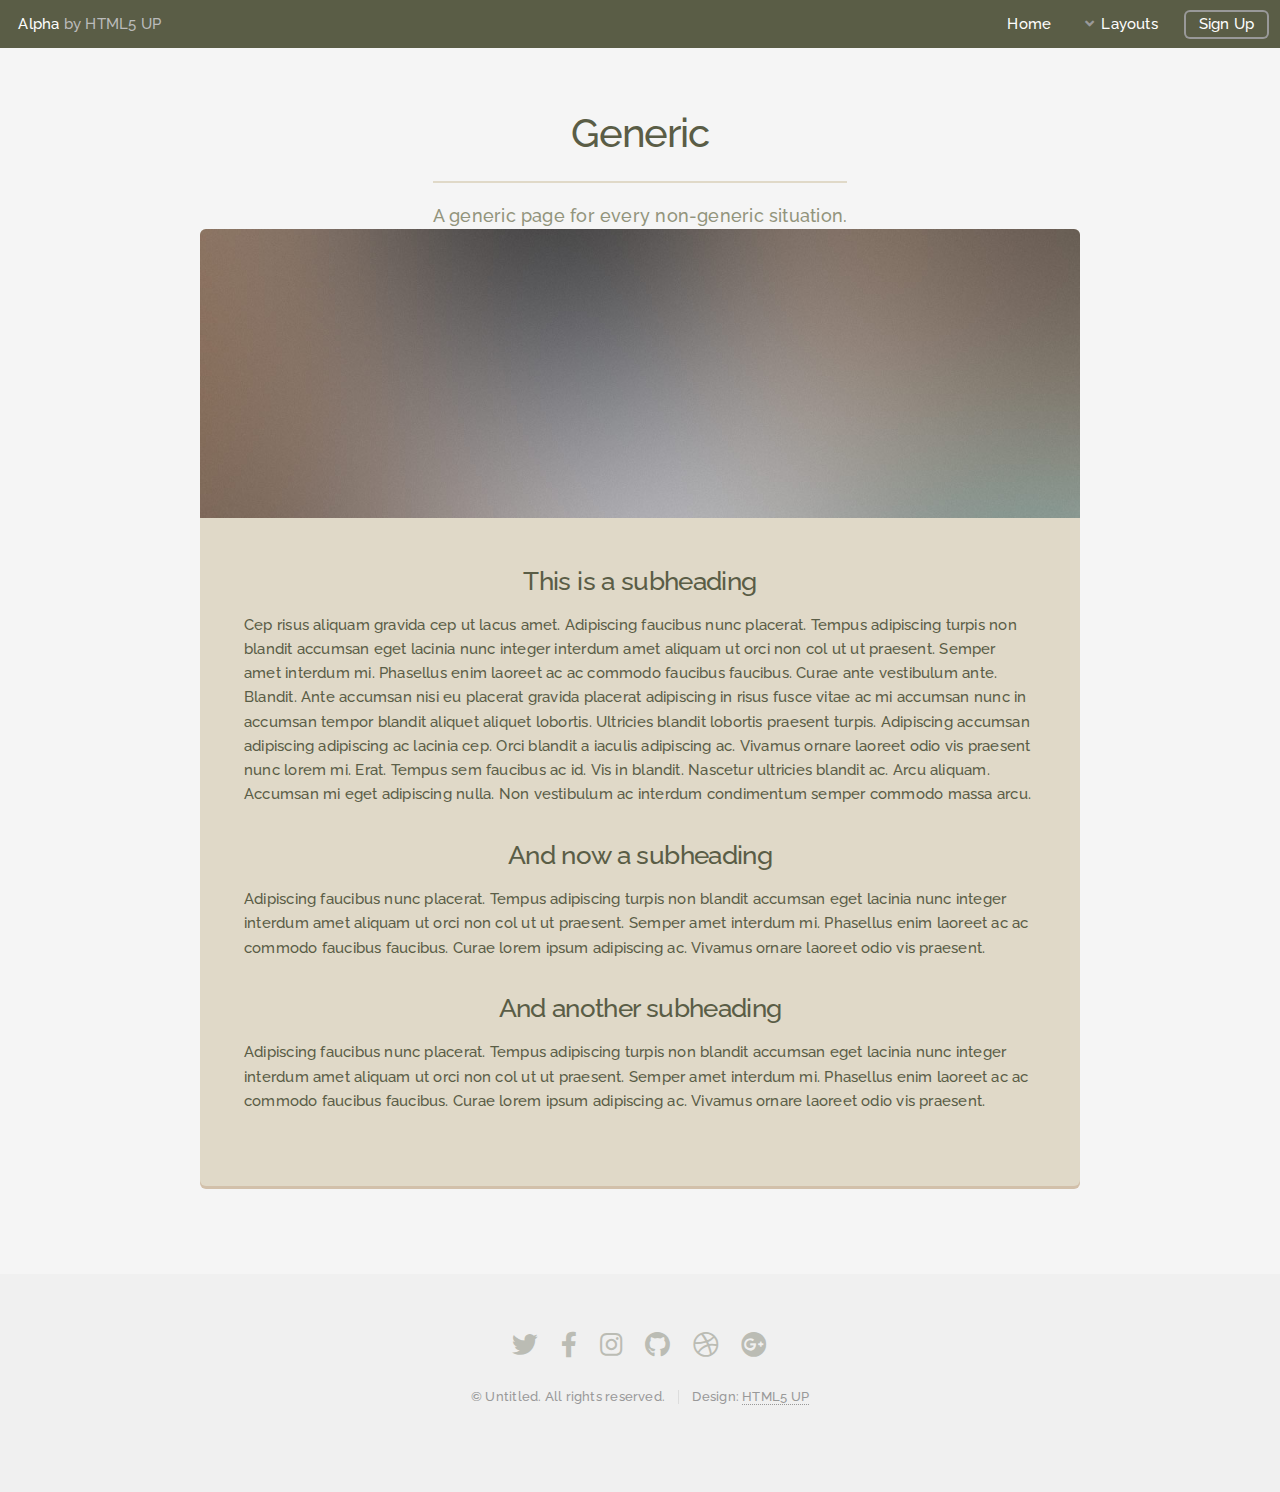
<file: generic_template.html>
<!DOCTYPE HTML>
<!--
	Alpha by HTML5 UP
	html5up.net | @ajlkn
	Free for personal and commercial use under the CCA 3.0 license (html5up.net/license)
-->
<html>
	<head>
		<title>Generic - Alpha by HTML5 UP</title>
		<meta charset="utf-8" />
		<meta name="viewport" content="width=device-width, initial-scale=1, user-scalable=no" />
		<link rel="stylesheet" href="assets/css/main.css" />
	</head>
	<body class="is-preload">
		<div id="page-wrapper">

			<!-- Header -->
				<header id="header">
					<h1><a href="index.html">Alpha</a> by HTML5 UP</h1>
					<nav id="nav">
						<ul>
							<li><a href="index.html">Home</a></li>
							<li>
								<a href="#" class="icon solid fa-angle-down">Layouts</a>
								<ul>
									<li><a href="generic.html">Generic</a></li>
									<li><a href="contact.html">Contact</a></li>
									<li><a href="elements.html">Elements</a></li>
									<li>
										<a href="#">Submenu</a>
										<ul>
											<li><a href="#">Option One</a></li>
											<li><a href="#">Option Two</a></li>
											<li><a href="#">Option Three</a></li>
											<li><a href="#">Option Four</a></li>
										</ul>
									</li>
								</ul>
							</li>
							<li><a href="#" class="button">Sign Up</a></li>
						</ul>
					</nav>
				</header>

			<!-- Main -->
				<section id="main" class="container">
					<header>
						<h2>Generic</h2>
						<p>A generic page for every non-generic situation.</p>
					</header>
					<div class="box">
						<span class="image featured"><img src="images/pic01.jpg" alt="" /></span>
						<h3>This is a subheading</h3>
						<p>Cep risus aliquam gravida cep ut lacus amet. Adipiscing faucibus nunc placerat. Tempus adipiscing turpis non blandit accumsan eget lacinia nunc integer interdum amet aliquam ut orci non col ut ut praesent. Semper amet interdum mi. Phasellus enim laoreet ac ac commodo faucibus faucibus. Curae ante vestibulum ante. Blandit. Ante accumsan nisi eu placerat gravida placerat adipiscing in risus fusce vitae ac mi accumsan nunc in accumsan tempor blandit aliquet aliquet lobortis. Ultricies blandit lobortis praesent turpis. Adipiscing accumsan adipiscing adipiscing ac lacinia cep. Orci blandit a iaculis adipiscing ac. Vivamus ornare laoreet odio vis praesent nunc lorem mi. Erat. Tempus sem faucibus ac id. Vis in blandit. Nascetur ultricies blandit ac. Arcu aliquam. Accumsan mi eget adipiscing nulla. Non vestibulum ac interdum condimentum semper commodo massa arcu.</p>
						<div class="row">
							<div class="row-6 row-12-mobilep">
								<h3>And now a subheading</h3>
								<p>Adipiscing faucibus nunc placerat. Tempus adipiscing turpis non blandit accumsan eget lacinia nunc integer interdum amet aliquam ut orci non col ut ut praesent. Semper amet interdum mi. Phasellus enim laoreet ac ac commodo faucibus faucibus. Curae lorem ipsum adipiscing ac. Vivamus ornare laoreet odio vis praesent.</p>
							</div>
							<div class="row-6 row-12-mobilep">
								<h3>And another subheading</h3>
								<p>Adipiscing faucibus nunc placerat. Tempus adipiscing turpis non blandit accumsan eget lacinia nunc integer interdum amet aliquam ut orci non col ut ut praesent. Semper amet interdum mi. Phasellus enim laoreet ac ac commodo faucibus faucibus. Curae lorem ipsum adipiscing ac. Vivamus ornare laoreet odio vis praesent.</p>
							</div>
						</div>
					</div>
				</section>

			<!-- Footer -->
				<footer id="footer">
					<ul class="icons">
						<li><a href="#" class="icon brands fa-twitter"><span class="label">Twitter</span></a></li>
						<li><a href="#" class="icon brands fa-facebook-f"><span class="label">Facebook</span></a></li>
						<li><a href="#" class="icon brands fa-instagram"><span class="label">Instagram</span></a></li>
						<li><a href="#" class="icon brands fa-github"><span class="label">Github</span></a></li>
						<li><a href="#" class="icon brands fa-dribbble"><span class="label">Dribbble</span></a></li>
						<li><a href="#" class="icon brands fa-google-plus"><span class="label">Google+</span></a></li>
					</ul>
					<ul class="copyright">
						<li>&copy; Untitled. All rights reserved.</li><li>Design: <a href="http://html5up.net">HTML5 UP</a></li>
					</ul>
				</footer>

		</div>

		<!-- Scripts -->
			<script src="assets/js/jquery.min.js"></script>
			<script src="assets/js/jquery.dropotron.min.js"></script>
			<script src="assets/js/jquery.scrollex.min.js"></script>
			<script src="assets/js/browser.min.js"></script>
			<script src="assets/js/breakpoints.min.js"></script>
			<script src="assets/js/util.js"></script>
			<script src="assets/js/main.js"></script>

	</body>
</html>
</file>
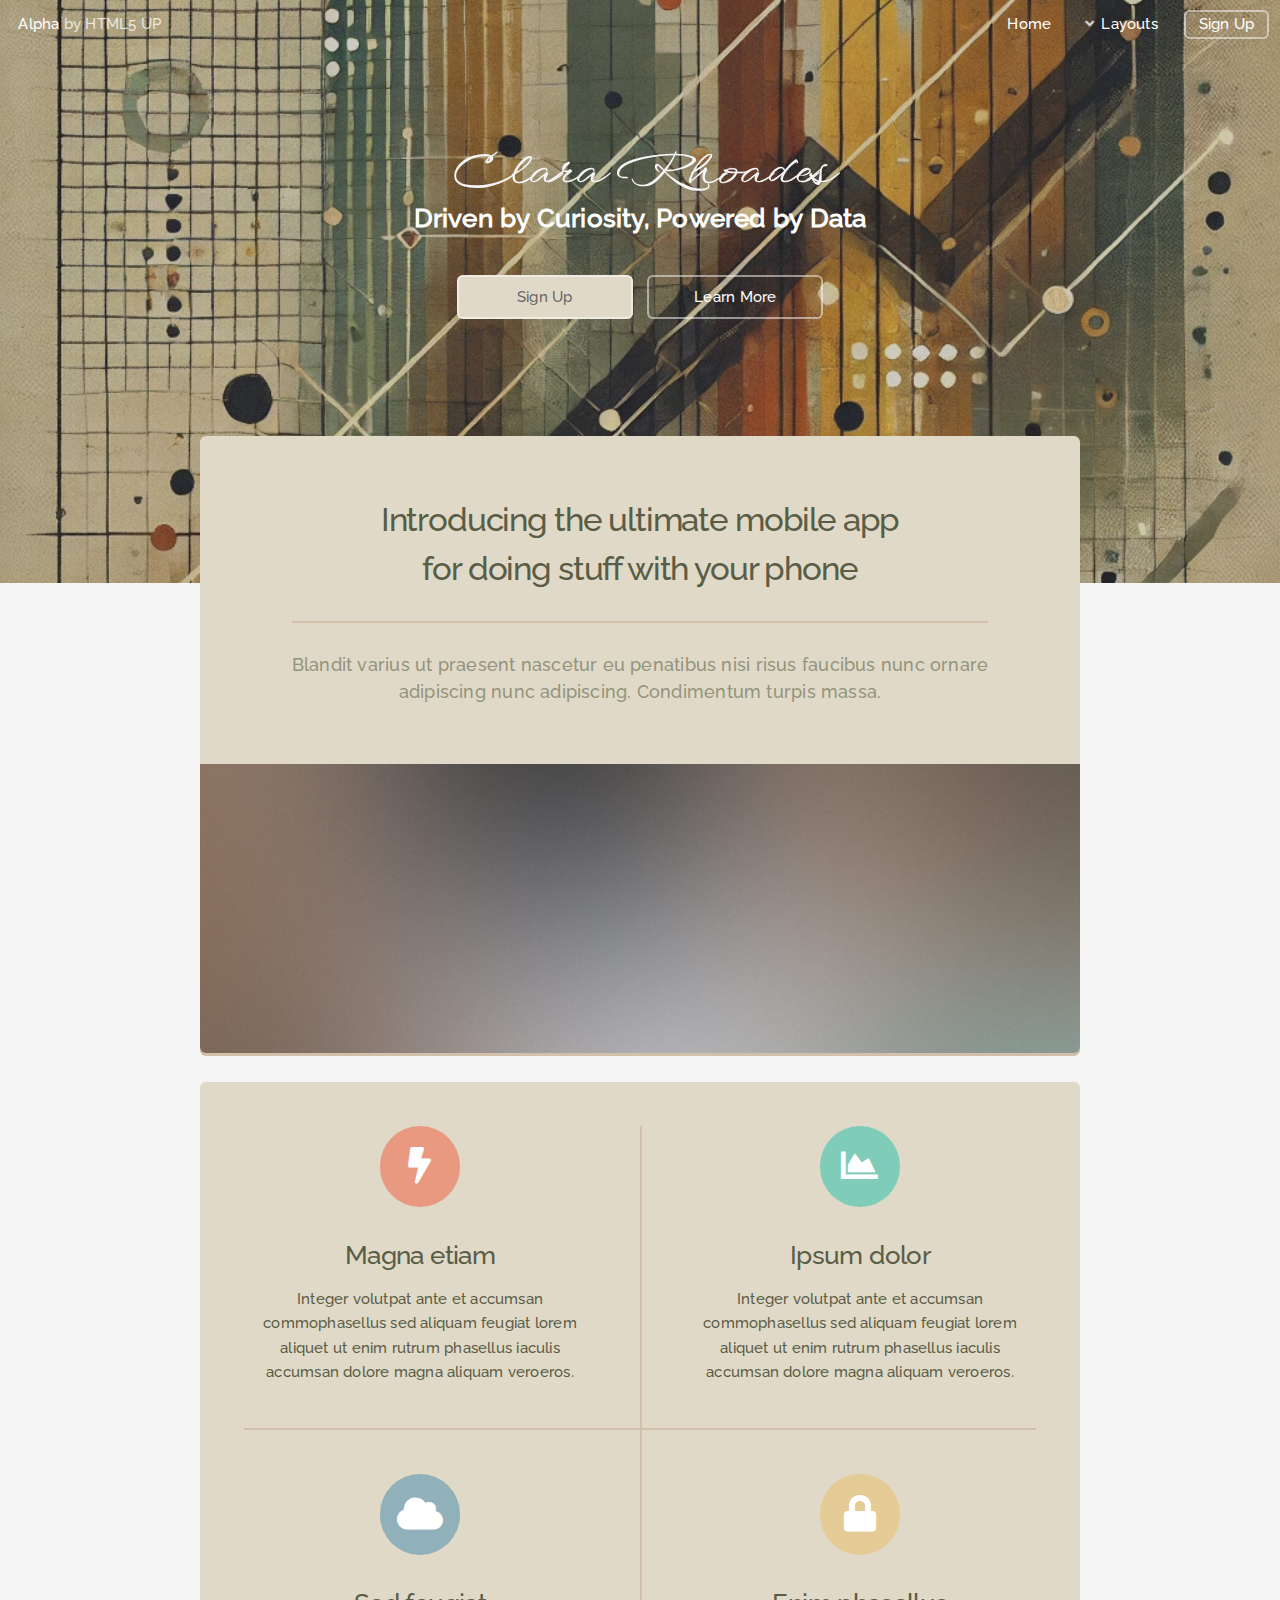
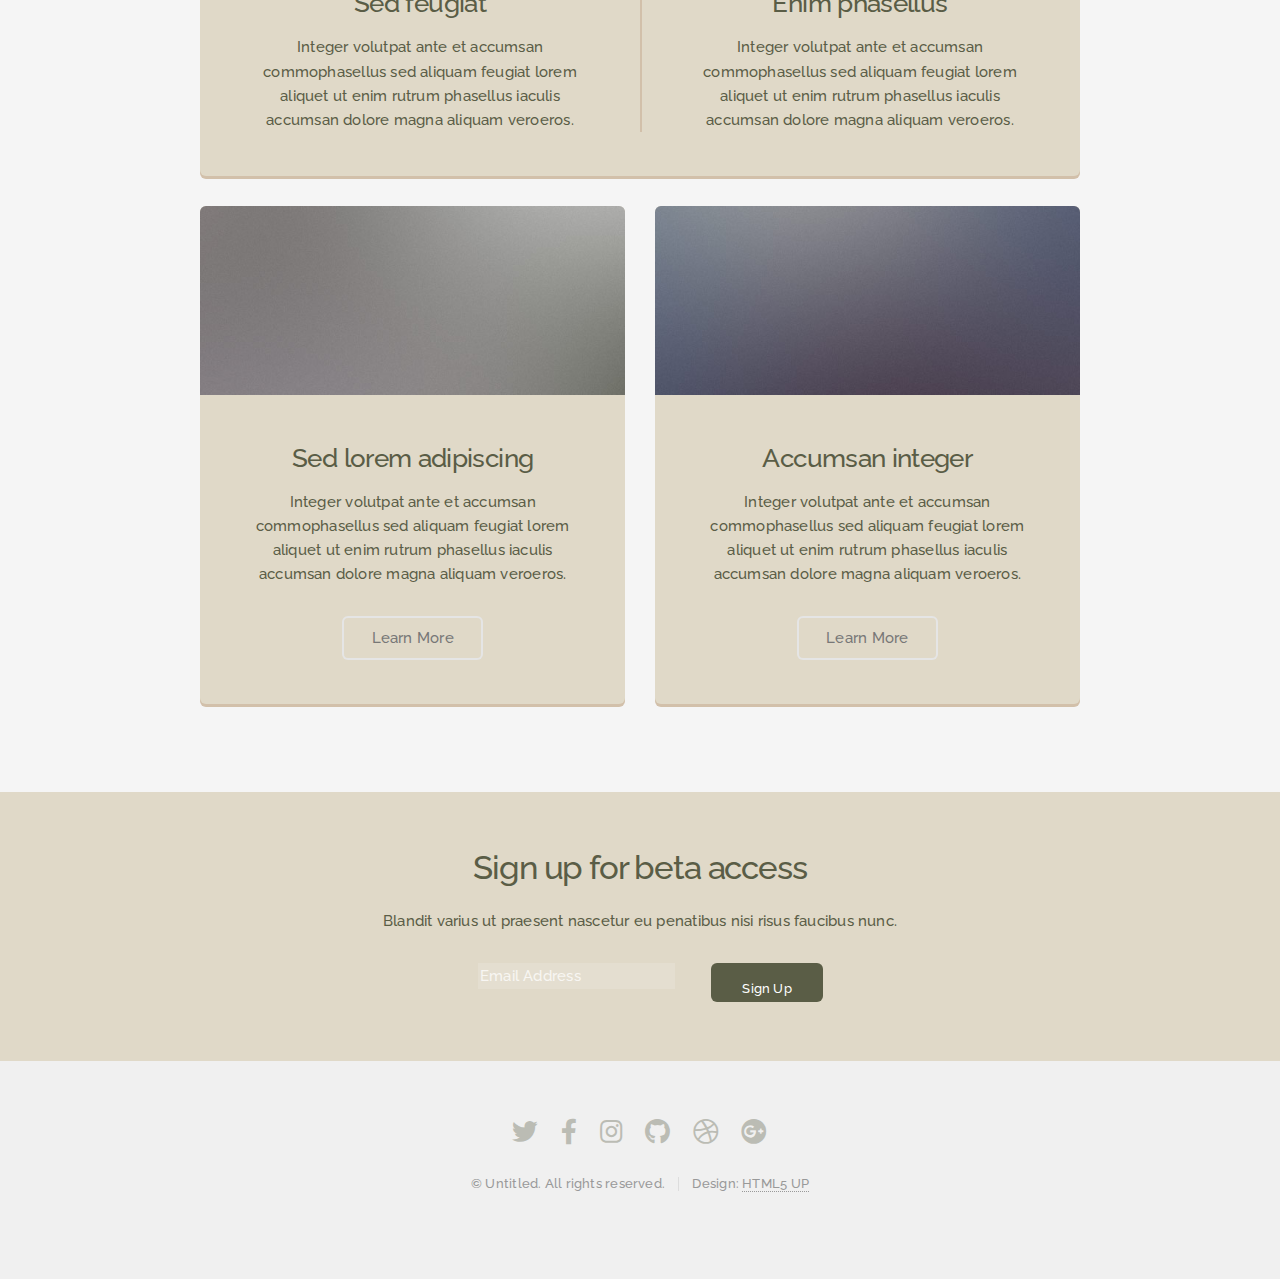
<file: index_template.html>
<!DOCTYPE HTML>
<!--
	Alpha by HTML5 UP
	html5up.net | @ajlkn
	Free for personal and commercial use under the CCA 3.0 license (html5up.net/license)
-->
<html>
	<head>
		<title></title>
		<meta charset="utf-8" />
		<meta name="viewport" content="width=device-width, initial-scale=1, user-scalable=no" />
		<link rel="stylesheet" href="assets/css/main.css" />
	</head>
	<body class="landing is-preload">
		<div id="page-wrapper">

			<!-- Header -->
				<header id="header" class="alt">
					<h1><a href="index.html">Alpha</a> by HTML5 UP</h1>
					<nav id="nav">
						<ul>
							<li><a href="index.html">Home</a></li>
							<li>
								<a href="#" class="icon solid fa-angle-down">Layouts</a>
								<ul>
									<li><a href="generic.html">Generic</a></li>
									<li><a href="contact.html">Contact</a></li>
									<li><a href="elements.html">Elements</a></li>
									<li>
										<a href="#">Submenu</a>
										<ul>
											<li><a href="#">Option One</a></li>
											<li><a href="#">Option Two</a></li>
											<li><a href="#">Option Three</a></li>
											<li><a href="#">Option Four</a></li>
										</ul>
									</li>
								</ul>
							</li>
							<li><a href="#" class="button">Sign Up</a></li>
						</ul>
					</nav>
				</header>

			<!-- Banner -->
				<section id="banner">
					<h2>Clara Rhoades</h2>
					<p>Driven by Curiosity, Powered by Data</p>
					<ul class="actions special">
						<li><a href="#" class="button primary">Sign Up</a></li>
						<li><a href="#" class="button">Learn More</a></li>
					</ul>
				</section>

			<!-- Main -->
				<section id="main" class="container">

					<section class="box special">
						<header class="major">
							<h2>Introducing the ultimate mobile app
							<br />
							for doing stuff with your phone</h2>
							<p>Blandit varius ut praesent nascetur eu penatibus nisi risus faucibus nunc ornare<br />
							adipiscing nunc adipiscing. Condimentum turpis massa.</p>
						</header>
						<span class="image featured"><img src="images/pic01.jpg" alt="" /></span>
					</section>

					<section class="box special features">
						<div class="features-row">
							<section>
								<span class="icon solid major fa-bolt accent2"></span>
								<h3>Magna etiam</h3>
								<p>Integer volutpat ante et accumsan commophasellus sed aliquam feugiat lorem aliquet ut enim rutrum phasellus iaculis accumsan dolore magna aliquam veroeros.</p>
							</section>
							<section>
								<span class="icon solid major fa-chart-area accent3"></span>
								<h3>Ipsum dolor</h3>
								<p>Integer volutpat ante et accumsan commophasellus sed aliquam feugiat lorem aliquet ut enim rutrum phasellus iaculis accumsan dolore magna aliquam veroeros.</p>
							</section>
						</div>
						<div class="features-row">
							<section>
								<span class="icon solid major fa-cloud accent4"></span>
								<h3>Sed feugiat</h3>
								<p>Integer volutpat ante et accumsan commophasellus sed aliquam feugiat lorem aliquet ut enim rutrum phasellus iaculis accumsan dolore magna aliquam veroeros.</p>
							</section>
							<section>
								<span class="icon solid major fa-lock accent5"></span>
								<h3>Enim phasellus</h3>
								<p>Integer volutpat ante et accumsan commophasellus sed aliquam feugiat lorem aliquet ut enim rutrum phasellus iaculis accumsan dolore magna aliquam veroeros.</p>
							</section>
						</div>
					</section>

					<div class="row">
						<div class="col-6 col-12-narrower">

							<section class="box special">
								<span class="image featured"><img src="images/pic02.jpg" alt="" /></span>
								<h3>Sed lorem adipiscing</h3>
								<p>Integer volutpat ante et accumsan commophasellus sed aliquam feugiat lorem aliquet ut enim rutrum phasellus iaculis accumsan dolore magna aliquam veroeros.</p>
								<ul class="actions special">
									<li><a href="#" class="button alt">Learn More</a></li>
								</ul>
							</section>

						</div>
						<div class="col-6 col-12-narrower">

							<section class="box special">
								<span class="image featured"><img src="images/pic03.jpg" alt="" /></span>
								<h3>Accumsan integer</h3>
								<p>Integer volutpat ante et accumsan commophasellus sed aliquam feugiat lorem aliquet ut enim rutrum phasellus iaculis accumsan dolore magna aliquam veroeros.</p>
								<ul class="actions special">
									<li><a href="#" class="button alt">Learn More</a></li>
								</ul>
							</section>

						</div>
					</div>

				</section>

			<!-- CTA -->
				<section id="cta">

					<h2>Sign up for beta access</h2>
					<p>Blandit varius ut praesent nascetur eu penatibus nisi risus faucibus nunc.</p>

					<form>
						<div class="row gtr-50 gtr-uniform">
							<div class="col-8 col-12-mobilep">
								<input type="email" name="email" id="email" placeholder="Email Address" />
							</div>
							<div class="col-4 col-12-mobilep">
								<input type="submit" value="Sign Up" class="fit" />
							</div>
						</div>
					</form>

				</section>

			<!-- Footer -->
				<footer id="footer">
					<ul class="icons">
						<li><a href="#" class="icon brands fa-twitter"><span class="label">Twitter</span></a></li>
						<li><a href="#" class="icon brands fa-facebook-f"><span class="label">Facebook</span></a></li>
						<li><a href="#" class="icon brands fa-instagram"><span class="label">Instagram</span></a></li>
						<li><a href="#" class="icon brands fa-github"><span class="label">Github</span></a></li>
						<li><a href="#" class="icon brands fa-dribbble"><span class="label">Dribbble</span></a></li>
						<li><a href="#" class="icon brands fa-google-plus"><span class="label">Google+</span></a></li>
					</ul>
					<ul class="copyright">
						<li>&copy; Untitled. All rights reserved.</li><li>Design: <a href="http://html5up.net">HTML5 UP</a></li>
					</ul>
				</footer>

		</div>

		<!-- Scripts -->
			<script src="assets/js/jquery.min.js"></script>
			<script src="assets/js/jquery.dropotron.min.js"></script>
			<script src="assets/js/jquery.scrollex.min.js"></script>
			<script src="assets/js/browser.min.js"></script>
			<script src="assets/js/breakpoints.min.js"></script>
			<script src="assets/js/util.js"></script>
			<script src="assets/js/main.js"></script>

	</body>
</html>
</file>
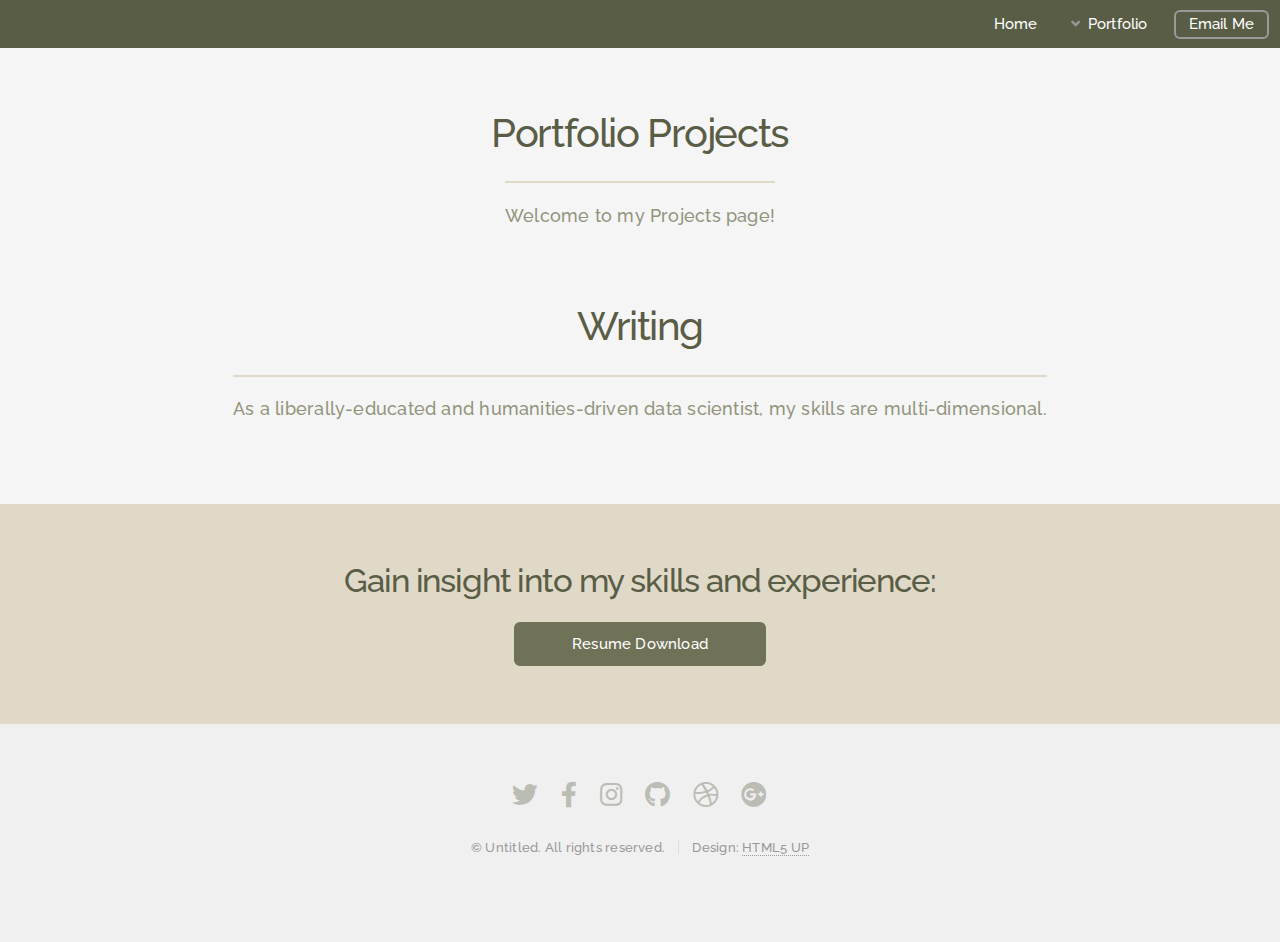
<file: projects.html>
<!DOCTYPE HTML>
<!--
	Alpha by HTML5 UP
	html5up.net | @ajlkn
	Free for personal and commercial use under the CCA 3.0 license (html5up.net/license)
-->

<html>
	<head>
		<title>Clara Rhoades - Projects</title>
		<meta charset="utf-8" />
		<meta name="viewport" content="width=device-width, initial-scale=1, user-scalable=no" />
		<link rel="stylesheet" href="assets/css/main.css" />
	</head>
	<body class="is-preload">
		<div id="page-wrapper">

	<body class="landing is-preload">
		<div id="page-wrapper">

            <!-- Header -->
				<header id="header">
					<nav id="nav">
						<ul>
							<li><a href="index.html">Home</a></li>
							<li>
            					<a href="#" class="icon solid fa-angle-down">Portfolio</a>
								<ul>
									<li><a href="about.html">About Me</a></li>
									<li><a href="projects.html">Projects</a></li>
									</li>
								</ul>
							</li>
							<li><a href="mailto:clara&#46;rhoades&#64;berkeley&#46;edu" class="button">Email Me</a></li>
						</ul>
					</nav>
				</header>
            
			<!-- Projects Banner -->
			<section id="projects-banner" class="container">
				<!--Data Science-->
				<header>
					<h2>Portfolio Projects</h2>
					<p>Welcome to my Projects page!</p>
				</header>
				
				<!--Writing-->
				<header>
					<h2>Writing</h2>
					<p>As a liberally-educated and humanities-driven data scientist, my skills are multi-dimensional.</p>
				</header>
			</section>





			<!-- CTA -->
			<section id="cta">

				<h2>Gain insight into my skills and experience:</h2>

				<form>
					<!-- <div class="row gtr-50 gtr-uniform">
						<div class="col-8 col-12-mobilep">
							<input type="email" name="email" id="email" placeholder="Email Address" />
						</div> -->
						<div class="col-4 col-12-mobilep">
							<a href="assets/2024 Resume_Clara Rhoades.pdf" download target="_blank">
								<input id="resume_button" class="button primary" value="Resume Download" class="large" />
							</a>
						</div>
					</div>
				</form>

			</section>

			<!-- Footer -->
			<footer id="footer">
				<ul class="icons">
					<li><a href="#" class="icon brands fa-twitter"><span class="label">Twitter</span></a></li>
					<li><a href="#" class="icon brands fa-facebook-f"><span class="label">Facebook</span></a></li>
					<li><a href="#" class="icon brands fa-instagram"><span class="label">Instagram</span></a></li>
					<li><a href="#" class="icon brands fa-github"><span class="label">Github</span></a></li>
					<li><a href="#" class="icon brands fa-dribbble"><span class="label">Dribbble</span></a></li>
					<li><a href="#" class="icon brands fa-google-plus"><span class="label">Google+</span></a></li>
				</ul>
				<ul class="copyright">
					<li>&copy; Untitled. All rights reserved.</li><li>Design: <a href="http://html5up.net">HTML5 UP</a></li>
				</ul>
			</footer>

			</div>

			<!-- Scripts -->
			<script src="assets/js/jquery.min.js"></script>
			<script src="assets/js/jquery.dropotron.min.js"></script>
			<script src="assets/js/jquery.scrollex.min.js"></script>
			<script src="assets/js/browser.min.js"></script>
			<script src="assets/js/breakpoints.min.js"></script>
			<script src="assets/js/util.js"></script>
			<script src="assets/js/main.js"></script>

			</body>
			</html>
</file>
<file: assets/css/tiles.css>
@font-face {
    font-family: 'source-sans-pro-bold';
    src: url(../webfonts/source-sans-pro/SourceSansPro-Bold.otf) format('opentype');
}



/* Tiles */

.tiles {
    display: -moz-flex;
    display: -webkit-flex;
    display: -ms-flex;
    display: flex;
    -moz-flex-wrap: wrap;
    -webkit-flex-wrap: wrap;
    -ms-flex-wrap: wrap;
    flex-wrap: wrap;
    position: relative;
    margin: -2.5em 0 0 -2.5em;
    color: #ffffff;
}

    .tiles article {
        -moz-transition: -moz-transform 0.5s ease, opacity 0.5s ease;
        -webkit-transition: -webkit-transform 0.5s ease, opacity 0.5s ease;
        -ms-transition: -ms-transform 0.5s ease, opacity 0.5s ease;
        transition: transform 0.5s ease, opacity 0.5s ease;
        position: relative;
        width: calc(33.33333% - 2.5em);
        margin: 2.5em 0 0 2.5em;
    }

        .tiles article > .image {
            -moz-transition: -moz-transform 0.5s ease;
            -webkit-transition: -webkit-transform 0.5s ease;
            -ms-transition: -ms-transform 0.5s ease;
            transition: transform 0.5s ease;
            position: relative;
            display: block;
            width: 100%;
            border-radius: 4px;
            overflow: hidden;
        }

            .tiles article > .image img {
                display: block;
                width: 100%;
            }

            .tiles article > .image:before {
                pointer-events: none;
                -moz-transition: background-color 0.5s ease, opacity 0.5s ease;
                -webkit-transition: background-color 0.5s ease, opacity 0.5s ease;
                -ms-transition: background-color 0.5s ease, opacity 0.5s ease;
                transition: background-color 0.5s ease, opacity 0.5s ease;
                content: '';
                display: block;
                position: absolute;
                top: 0;
                left: 0;
                width: 100%;
                height: 100%;
                opacity: 1.0;
                z-index: 1;
                opacity: 0.8;
                color: #ffffff;
            }

            .tiles article > .image:after {
                pointer-events: none;
                -moz-transition: opacity 0.5s ease;
                -webkit-transition: opacity 0.5s ease;
                -ms-transition: opacity 0.5s ease;
                transition: opacity 0.5s ease;
                content: '';
                display: block;
                position: absolute;
                top: 0;
                left: 0;
                width: 100%;
                height: 100%;
                background-image: url("data:image/svg+xml;charset=utf8,%3Csvg xmlns='http://www.w3.org/2000/svg' width='100' height='100' viewBox='0 0 100 100' preserveAspectRatio='none'%3E%3Cstyle%3Eline %7B stroke-width: 0.25px%3B stroke: %23ffffff%3B %7D%3C/style%3E%3Cline x1='0' y1='0' x2='100' y2='100' /%3E%3Cline x1='100' y1='0' x2='0' y2='100' /%3E%3C/svg%3E");
                background-position: center;
                background-repeat: no-repeat;
                background-size: 100% 100%;
                opacity: 0.25;
                z-index: 2;
            }

        .tiles article > a {
            display: -moz-flex;
            display: -webkit-flex;
            display: -ms-flex;
            display: flex;
            -moz-flex-direction: column;
            -webkit-flex-direction: column;
            -ms-flex-direction: column;
            flex-direction: column;
            -moz-align-items: center;
            -webkit-align-items: center;
            -ms-align-items: center;
            align-items: center;
            -moz-justify-content: center;
            -webkit-justify-content: center;
            -ms-justify-content: center;
            justify-content: center;
            -moz-transition: background-color 0.5s ease, -moz-transform 0.5s ease;
            -webkit-transition: background-color 0.5s ease, -webkit-transform 0.5s ease;
            -ms-transition: background-color 0.5s ease, -ms-transform 0.5s ease;
            transition: background-color 0.5s ease, transform 0.5s ease;
            position: absolute;
            top: 0;
            left: 0;
            width: 100%;
            height: 100%;
            padding: 1em;
            border-radius: 4px;
            border-bottom: 0;
            color: #ffffff !important;
            font-family: 'source-sans-pro-bold';
            text-align: center;
            text-decoration: none;
            z-index: 3;
        }

            .tiles article > a > :last-child {
                margin: 0;
            }

            .tiles article > a:hover {
                color: #ffffff !important;
            }

            .tiles article > a h2 {
                margin: 0;
            }

            .tiles article > a .content {
                -moz-transition: max-height 0.5s ease, opacity 0.5s ease;
                -webkit-transition: max-height 0.5s ease, opacity 0.5s ease;
                -ms-transition: max-height 0.5s ease, opacity 0.5s ease;
                transition: max-height 0.5s ease, opacity 0.5s ease;
                width: 100%;
                max-height: 0;
                line-height: 1.5;
                margin-top: 0.35em;
                opacity: 0;
                color: #ffffff;
            }

                .tiles article > a .content > :last-child {
                    margin-bottom: 0;
                }

        .tiles article.style1 > .image:before {
            background-color: #BB9D99;
        }

        .tiles article.style2 > .image:before {
            background-color: #B5B7A1;
        }

        .tiles article.style3 > .image:before {
            background-color: #D2C0AA;
        }

        .tiles article.style4 > .image:before {
            background-color: #c75b9b;
        }

        .tiles article.style5 > .image:before {
            background-color: #ae85ca;
        }

        .tiles article.style6 > .image:before {
            background-color: #8499e7;
        }

        body:not(.is-touch) .tiles article:hover > .image {
            -moz-transform: scale(1.1);
            -webkit-transform: scale(1.1);
            -ms-transform: scale(1.1);
            transform: scale(1.1);
        }

            body:not(.is-touch) .tiles article:hover > .image:before {
                background-color: #333333;
                opacity: 0.35;
            }

            body:not(.is-touch) .tiles article:hover > .image:after {
                opacity: 0;
            }

        body:not(.is-touch) .tiles article:hover .content {
            max-height: 15em;
            opacity: 1;
        }

    * + .tiles {
        margin-top: 2em;
    }

    body.is-preload .tiles article {
        -moz-transform: scale(0.9);
        -webkit-transform: scale(0.9);
        -ms-transform: scale(0.9);
        transform: scale(0.9);
        opacity: 0;
    }

    body.is-touch .tiles article .content {
        max-height: 15em;
        opacity: 1;
    }

    @media screen and (max-width: 1280px) {

        .tiles {
            margin: -1.25em 0 0 -1.25em;
        }

            .tiles article {
                width: calc(33.33333% - 1.25em);
                margin: 1.25em 0 0 1.25em;
            }

    }

    @media screen and (max-width: 980px) {

        .tiles {
            margin: -2.5em 0 0 -2.5em;
        }

            .tiles article {
                width: calc(50% - 2.5em);
                margin: 2.5em 0 0 2.5em;
            }

    }

    @media screen and (max-width: 736px) {

        .tiles {
            margin: -1.25em 0 0 -1.25em;
        }

            .tiles article {
                width: calc(50% - 1.25em);
                margin: 1.25em 0 0 1.25em;
            }

                .tiles article:hover > .image {
                    -moz-transform: scale(1.0);
                    -webkit-transform: scale(1.0);
                    -ms-transform: scale(1.0);
                    transform: scale(1.0);
                }

    }

    @media screen and (max-width: 480px) {

        .tiles {
            margin: 0;
        }

            .tiles article {
                width: 100%;
                margin: 1.25em 0 0 0;
            }

    }

/* Custom Styles */ 

#featured-projects-tiles {
    margin-bottom: 70px;
	margin-top: 0px;
}

#featured-projects-tiles .tiles article > a {
    color: #ffffff !important;
}

#featured-projects-tiles .tiles article > a h2 {
    color: #ffffff !important;
}
</file>
<file: assets/css/main.css>
@import url("fontawesome-all.min.css");
@import url("https://fonts.googleapis.com/css?family=Source+Sans+Pro:300,400,300italic,400italic");

@font-face {
    font-family: 'WindSong';
    src: url(../webfonts/WindSong-Medium.ttf) format('truetype');
}

@font-face {
    font-family: 'LexendZetta';
    src: url(../webfonts/LexendZetta-SemiBold.ttf) format('truetype');
}

@font-face {
    font-family: 'LexendZetta-Medium';
    src: url(../webfonts/LexendZetta-Medium.ttf) format('truetype');
}

@font-face {
    font-family: 'Raleway-Medium';
    src: url(../webfonts/Raleway/static/Raleway-Medium.ttf) format('truetype');
}

@font-face {
    font-family: 'source-sans-pro-bold';
    src: url(../webfonts/source-sans-pro/SourceSansPro-Bold.otf) format('opentype');
}

@font-face {
    font-family: 'source-sans-pro-extralight';
    src: url(../webfonts/source-sans-pro/SourceSansPro-ExtraLight.otf) format('opentype');
}

@font-face {
    font-family: 'source-sans-pro-light';
    src: url(../webfonts/source-sans-pro/SourceSansPro-Light.otf) format('opentype');
}

@font-face {
    font-family: 'source-sans-pro-regular';
    src: url(../webfonts/source-sans-pro/SourceSansPro-Regular.otf) format('opentype');
}

/*
	Alpha by HTML5 UP
	html5up.net | @ajlkn
	Free for personal and commercial use under the CCA 3.0 license (html5up.net/license)
*/

/* Reset */

/* Based on meyerweb.com/eric/tools/css/reset (v2.0 | 20110126 | License: public domain) */

	html, body, div, span, applet, object,
	iframe, h1, h2, h3, h4, h5, h6, p, blockquote,
	pre, a, abbr, acronym, address, big, cite,
	code, del, dfn, em, img, ins, kbd, q, s, samp,
	small, strike, strong, sub, sup, tt, var, b,
	u, i, center, dl, dt, dd, ol, ul, li, fieldset,
	form, label, legend, table, caption, tbody,
	tfoot, thead, tr, th, td, article, aside,
	canvas, details, embed, figure, figcaption,
	footer, header, hgroup, menu, nav, output, ruby,
	section, summary, time, mark, audio, video {
		margin: 0;
		padding: 0;
		border: 0;
		font-size: 100%;
		font: inherit;
		vertical-align: baseline;
	}

	article, aside, details, figcaption, figure,
	footer, header, hgroup, menu, nav, section {
		display: block;
	}

	body {
		line-height: 1;
	}

	ol, ul {
		list-style: none;
	}

	blockquote, q {
		quotes: none;
	}

		blockquote:before, blockquote:after, q:before, q:after {
			content: '';
			content: none;
		}

	table {
		border-collapse: collapse;
		border-spacing: 0;
	}

	body {
		-webkit-text-size-adjust: none;
	}

	mark {
		background-color: transparent;
		color: inherit;
	}

	input::-moz-focus-inner {
		border: 0;
		padding: 0;
	}

	input, select, textarea {
		-moz-appearance: none;
		-webkit-appearance: none;
		-ms-appearance: none;
		appearance: none;
	}

/* Basic */

	@-ms-viewport {
		width: device-width;
	}

	body {
		-ms-overflow-style: scrollbar;
	}

	@media screen and (max-width: 480px) {

		html, body {
			min-width: 320px;
		}

	}

	html {
		box-sizing: border-box;
	}

	*, *:before, *:after {
		box-sizing: inherit;
	}

	body {
		background: #f5f5f5;
	}

	body, input, select, textarea {
		color: #5A5D46;
		font-family: "Raleway-Medium";
		font-size: 16pt;
		font-weight: 300;
		line-height: 1.65em;
		letter-spacing: 0.015em;
	}

	a {
		-moz-transition: color 0.2s ease-in-out, border-bottom-color 0.2s ease-in-out;
		-webkit-transition: color 0.2s ease-in-out, border-bottom-color 0.2s ease-in-out;
		-ms-transition: color 0.2s ease-in-out, border-bottom-color 0.2s ease-in-out;
		transition: color 0.2s ease-in-out, border-bottom-color 0.2s ease-in-out;
		border-bottom: dotted 1px;
		color: #e89980;
		text-decoration: none;
	}

		a:hover {
			border-bottom-color: transparent;
		}

	strong, b {
		color: #5A5D46;
		font-weight: 400;
	}

	em, i {
		font-style: italic;
	}

	p {
		margin: 0 0 2em 0;
	}

	h1, h2, h3, h4, h5, h6 {
		color: #5A5D46;
		font-weight: 300;
		line-height: 1em;
		margin: 0 0 0.5em 0;
		text-align: center;
	}

		h1 a, h2 a, h3 a, h4 a, h5 a, h6 a {
			color: inherit;
			text-decoration: none;
		}

	h2 {
		font-size: 2.25em;
		line-height: 1.5em;
		letter-spacing: -0.035em;
	}

	h3 {
		font-size: 1.75em;
		line-height: 1.5em;
		letter-spacing: -0.025em;
	}

	h4 {
		font-size: 1.1em;
		line-height: 1.5em;
		letter-spacing: 0;
	}

	h5 {
		font-size: 0.9em;
		line-height: 1.5em;
		letter-spacing: 0;
	}

	h6 {
		font-size: 0.7em;
		line-height: 1.5em;
		letter-spacing: 0;
	}

	sub {
		font-size: 0.8em;
		position: relative;
		top: 0.5em;
	}

	sup {
		font-size: 0.8em;
		position: relative;
		top: -0.5em;
	}

	hr {
		border: 0;
		border-bottom: solid 2px #E0D9C8;
		margin: 2em 0;
	}

		hr.major {
			margin: 3em 0;
		}

	blockquote {
		border-left: solid 4px #E0D9C8;
		font-style: italic;
		margin: 0 0 2em 0;
		padding: 0.5em 0 0.5em 2em;
	}

	pre {
		-webkit-overflow-scrolling: touch;
		background: #f8f8f8;
		border-radius: 6px;
		border: solid 1px #e5e5e5;
		font-family: monospace;
		font-size: 0.9em;
		line-height: 1.75em;
		margin: 0 0 2em 0;
		overflow-x: auto;
		padding: 1em 1.5em;
	}

	code {
		background: #f8f8f8;
		border-radius: 6px;
		border: solid 1px #e5e5e5;
		font-family: monospace;
		font-size: 0.9em;
		margin: 0 0.25em;
		padding: 0.25em 0.65em;
	}

	.align-left {
		text-align: left;
	}

	.align-center {
		text-align: center;
	}

	.align-right {
		text-align: right;
	}

/* Row */

	.row {
		display: flex;
		flex-wrap: wrap;
		box-sizing: border-box;
		align-items: stretch;
	}

		.row > * {
			box-sizing: border-box;
		}

		.row.gtr-uniform > * > :last-child {
			margin-bottom: 0;
		}

		.row.aln-left {
			justify-content: flex-start;
		}

		.row.aln-center {
			justify-content: center;
		}

		.row.aln-right {
			justify-content: flex-end;
		}

		.row.aln-top {
			align-items: flex-start;
		}

		.row.aln-middle {
			align-items: center;
		}

		.row.aln-bottom {
			align-items: flex-end;
		}

		.row > .imp {
			order: -1;
		}

		.row > .col-1 {
			width: 8.33333%;
		}

		.row > .off-1 {
			margin-left: 8.33333%;
		}

		.row > .col-2 {
			width: 16.66667%;
		}

		.row > .off-2 {
			margin-left: 16.66667%;
		}

		.row > .col-3 {
			width: 25%;
		}

		.row > .off-3 {
			margin-left: 25%;
		}

		.row > .col-4 {
			width: 33.33333%;
		}

		.row > .off-4 {
			margin-left: 33.33333%;
		}

		.row > .col-5 {
			width: 41.66667%;
		}

		.row > .off-5 {
			margin-left: 41.66667%;
		}

		.row > .col-6 {
			width: 50%;
		}

		.row > .off-6 {
			margin-left: 50%;
		}

		.row > .col-7 {
			width: 58.33333%;
		}

		.row > .off-7 {
			margin-left: 58.33333%;
		}

		.row > .col-8 {
			width: 66.66667%;
		}

		.row > .off-8 {
			margin-left: 66.66667%;
		}

		.row > .col-9 {
			width: 75%;
		}

		.row > .off-9 {
			margin-left: 75%;
		}

		.row > .col-10 {
			width: 83.33333%;
		}

		.row > .off-10 {
			margin-left: 83.33333%;
		}

		.row > .col-11 {
			width: 91.66667%;
		}

		.row > .off-11 {
			margin-left: 91.66667%;
		}

		.row > .col-12 {
			width: 100%;
		}

		.row > .off-12 {
			margin-left: 100%;
		}

		.row.gtr-0 {
			margin-top: 0;
			margin-left: 0em;
		}

			.row.gtr-0 > * {
				padding: 0 0 0 0em;
			}

			.row.gtr-0.gtr-uniform {
				margin-top: 0em;
			}

				.row.gtr-0.gtr-uniform > * {
					padding-top: 0em;
				}

		.row.gtr-25 {
			margin-top: 0;
			margin-left: -0.5em;
		}

			.row.gtr-25 > * {
				padding: 0 0 0 0.5em;
			}

			.row.gtr-25.gtr-uniform {
				margin-top: -0.5em;
			}

				.row.gtr-25.gtr-uniform > * {
					padding-top: 0.5em;
				}

		.row.gtr-50 {
			margin-top: 0;
			margin-left: -1em;
		}

			.row.gtr-50 > * {
				padding: 0 0 0 1em;
			}

			.row.gtr-50.gtr-uniform {
				margin-top: -1em;
			}

				.row.gtr-50.gtr-uniform > * {
					padding-top: 1em;
				}

		.row {
			margin-top: 0;
			margin-left: -2em;
		}

			.row > * {
				padding: 0 0 0 2em;
			}

			.row.gtr-uniform {
				margin-top: -2em;
			}

				.row.gtr-uniform > * {
					padding-top: 2em;
				}

		.row.gtr-150 {
			margin-top: 0;
			margin-left: -3em;
		}

			.row.gtr-150 > * {
				padding: 0 0 0 3em;
			}

			.row.gtr-150.gtr-uniform {
				margin-top: -3em;
			}

				.row.gtr-150.gtr-uniform > * {
					padding-top: 3em;
				}

		.row.gtr-200 {
			margin-top: 0;
			margin-left: -4em;
		}

			.row.gtr-200 > * {
				padding: 0 0 0 4em;
			}

			.row.gtr-200.gtr-uniform {
				margin-top: -4em;
			}

				.row.gtr-200.gtr-uniform > * {
					padding-top: 4em;
				}

		@media screen and (max-width: 1680px) {

			.row {
				display: flex;
				flex-wrap: wrap;
				box-sizing: border-box;
				align-items: stretch;
			}

				.row > * {
					box-sizing: border-box;
				}

				.row.gtr-uniform > * > :last-child {
					margin-bottom: 0;
				}

				.row.aln-left {
					justify-content: flex-start;
				}

				.row.aln-center {
					justify-content: center;
				}

				.row.aln-right {
					justify-content: flex-end;
				}

				.row.aln-top {
					align-items: flex-start;
				}

				.row.aln-middle {
					align-items: center;
				}

				.row.aln-bottom {
					align-items: flex-end;
				}

				.row > .imp-wide {
					order: -1;
				}

				.row > .col-1-wide {
					width: 8.33333%;
				}

				.row > .off-1-wide {
					margin-left: 8.33333%;
				}

				.row > .col-2-wide {
					width: 16.66667%;
				}

				.row > .off-2-wide {
					margin-left: 16.66667%;
				}

				.row > .col-3-wide {
					width: 25%;
				}

				.row > .off-3-wide {
					margin-left: 25%;
				}

				.row > .col-4-wide {
					width: 33.33333%;
				}

				.row > .off-4-wide {
					margin-left: 33.33333%;
				}

				.row > .col-5-wide {
					width: 41.66667%;
				}

				.row > .off-5-wide {
					margin-left: 41.66667%;
				}

				.row > .col-6-wide {
					width: 50%;
				}

				.row > .off-6-wide {
					margin-left: 50%;
				}

				.row > .col-7-wide {
					width: 58.33333%;
				}

				.row > .off-7-wide {
					margin-left: 58.33333%;
				}

				.row > .col-8-wide {
					width: 66.66667%;
				}

				.row > .off-8-wide {
					margin-left: 66.66667%;
				}

				.row > .col-9-wide {
					width: 75%;
				}

				.row > .off-9-wide {
					margin-left: 75%;
				}

				.row > .col-10-wide {
					width: 83.33333%;
				}

				.row > .off-10-wide {
					margin-left: 83.33333%;
				}

				.row > .col-11-wide {
					width: 91.66667%;
				}

				.row > .off-11-wide {
					margin-left: 91.66667%;
				}

				.row > .col-12-wide {
					width: 100%;
				}

				.row > .off-12-wide {
					margin-left: 100%;
				}

				.row.gtr-0 {
					margin-top: 0;
					margin-left: 0em;
				}

					.row.gtr-0 > * {
						padding: 0 0 0 0em;
					}

					.row.gtr-0.gtr-uniform {
						margin-top: 0em;
					}

						.row.gtr-0.gtr-uniform > * {
							padding-top: 0em;
						}

				.row.gtr-25 {
					margin-top: 0;
					margin-left: -0.5em;
				}

					.row.gtr-25 > * {
						padding: 0 0 0 0.5em;
					}

					.row.gtr-25.gtr-uniform {
						margin-top: -0.5em;
					}

						.row.gtr-25.gtr-uniform > * {
							padding-top: 0.5em;
						}

				.row.gtr-50 {
					margin-top: 0;
					margin-left: -1em;
				}

					.row.gtr-50 > * {
						padding: 0 0 0 1em;
					}

					.row.gtr-50.gtr-uniform {
						margin-top: -1em;
					}

						.row.gtr-50.gtr-uniform > * {
							padding-top: 1em;
						}

				.row {
					margin-top: 0;
					margin-left: -2em;
				}

					.row > * {
						padding: 0 0 0 2em;
					}

					.row.gtr-uniform {
						margin-top: -2em;
					}

						.row.gtr-uniform > * {
							padding-top: 2em;
						}

				.row.gtr-150 {
					margin-top: 0;
					margin-left: -3em;
				}

					.row.gtr-150 > * {
						padding: 0 0 0 3em;
					}

					.row.gtr-150.gtr-uniform {
						margin-top: -3em;
					}

						.row.gtr-150.gtr-uniform > * {
							padding-top: 3em;
						}

				.row.gtr-200 {
					margin-top: 0;
					margin-left: -4em;
				}

					.row.gtr-200 > * {
						padding: 0 0 0 4em;
					}

					.row.gtr-200.gtr-uniform {
						margin-top: -4em;
					}

						.row.gtr-200.gtr-uniform > * {
							padding-top: 4em;
						}

		}

		@media screen and (max-width: 1280px) {

			.row {
				display: flex;
				flex-wrap: wrap;
				box-sizing: border-box;
				align-items: stretch;
			}

				.row > * {
					box-sizing: border-box;
				}

				.row.gtr-uniform > * > :last-child {
					margin-bottom: 0;
				}

				.row.aln-left {
					justify-content: flex-start;
				}

				.row.aln-center {
					justify-content: center;
				}

				.row.aln-right {
					justify-content: flex-end;
				}

				.row.aln-top {
					align-items: flex-start;
				}

				.row.aln-middle {
					align-items: center;
				}

				.row.aln-bottom {
					align-items: flex-end;
				}

				.row > .imp-normal {
					order: -1;
				}

				.row > .col-1-normal {
					width: 8.33333%;
				}

				.row > .off-1-normal {
					margin-left: 8.33333%;
				}

				.row > .col-2-normal {
					width: 16.66667%;
				}

				.row > .off-2-normal {
					margin-left: 16.66667%;
				}

				.row > .col-3-normal {
					width: 25%;
				}

				.row > .off-3-normal {
					margin-left: 25%;
				}

				.row > .col-4-normal {
					width: 33.33333%;
				}

				.row > .off-4-normal {
					margin-left: 33.33333%;
				}

				.row > .col-5-normal {
					width: 41.66667%;
				}

				.row > .off-5-normal {
					margin-left: 41.66667%;
				}

				.row > .col-6-normal {
					width: 50%;
				}

				.row > .off-6-normal {
					margin-left: 50%;
				}

				.row > .col-7-normal {
					width: 58.33333%;
				}

				.row > .off-7-normal {
					margin-left: 58.33333%;
				}

				.row > .col-8-normal {
					width: 66.66667%;
				}

				.row > .off-8-normal {
					margin-left: 66.66667%;
				}

				.row > .col-9-normal {
					width: 75%;
				}

				.row > .off-9-normal {
					margin-left: 75%;
				}

				.row > .col-10-normal {
					width: 83.33333%;
				}

				.row > .off-10-normal {
					margin-left: 83.33333%;
				}

				.row > .col-11-normal {
					width: 91.66667%;
				}

				.row > .off-11-normal {
					margin-left: 91.66667%;
				}

				.row > .col-12-normal {
					width: 100%;
				}

				.row > .off-12-normal {
					margin-left: 100%;
				}

				.row.gtr-0 {
					margin-top: 0;
					margin-left: 0em;
				}

					.row.gtr-0 > * {
						padding: 0 0 0 0em;
					}

					.row.gtr-0.gtr-uniform {
						margin-top: 0em;
					}

						.row.gtr-0.gtr-uniform > * {
							padding-top: 0em;
						}

				.row.gtr-25 {
					margin-top: 0;
					margin-left: -0.5em;
				}

					.row.gtr-25 > * {
						padding: 0 0 0 0.5em;
					}

					.row.gtr-25.gtr-uniform {
						margin-top: -0.5em;
					}

						.row.gtr-25.gtr-uniform > * {
							padding-top: 0.5em;
						}

				.row.gtr-50 {
					margin-top: 0;
					margin-left: -1em;
				}

					.row.gtr-50 > * {
						padding: 0 0 0 1em;
					}

					.row.gtr-50.gtr-uniform {
						margin-top: -1em;
					}

						.row.gtr-50.gtr-uniform > * {
							padding-top: 1em;
						}

				.row {
					margin-top: 0;
					margin-left: -2em;
				}

					.row > * {
						padding: 0 0 0 2em;
					}

					.row.gtr-uniform {
						margin-top: -2em;
					}

						.row.gtr-uniform > * {
							padding-top: 2em;
						}

				.row.gtr-150 {
					margin-top: 0;
					margin-left: -3em;
				}

					.row.gtr-150 > * {
						padding: 0 0 0 3em;
					}

					.row.gtr-150.gtr-uniform {
						margin-top: -3em;
					}

						.row.gtr-150.gtr-uniform > * {
							padding-top: 3em;
						}

				.row.gtr-200 {
					margin-top: 0;
					margin-left: -4em;
				}

					.row.gtr-200 > * {
						padding: 0 0 0 4em;
					}

					.row.gtr-200.gtr-uniform {
						margin-top: -4em;
					}

						.row.gtr-200.gtr-uniform > * {
							padding-top: 4em;
						}

		}

		@media screen and (max-width: 980px) {

			.row {
				display: flex;
				flex-wrap: wrap;
				box-sizing: border-box;
				align-items: stretch;
			}

				.row > * {
					box-sizing: border-box;
				}

				.row.gtr-uniform > * > :last-child {
					margin-bottom: 0;
				}

				.row.aln-left {
					justify-content: flex-start;
				}

				.row.aln-center {
					justify-content: center;
				}

				.row.aln-right {
					justify-content: flex-end;
				}

				.row.aln-top {
					align-items: flex-start;
				}

				.row.aln-middle {
					align-items: center;
				}

				.row.aln-bottom {
					align-items: flex-end;
				}

				.row > .imp-narrow {
					order: -1;
				}

				.row > .col-1-narrow {
					width: 8.33333%;
				}

				.row > .off-1-narrow {
					margin-left: 8.33333%;
				}

				.row > .col-2-narrow {
					width: 16.66667%;
				}

				.row > .off-2-narrow {
					margin-left: 16.66667%;
				}

				.row > .col-3-narrow {
					width: 25%;
				}

				.row > .off-3-narrow {
					margin-left: 25%;
				}

				.row > .col-4-narrow {
					width: 33.33333%;
				}

				.row > .off-4-narrow {
					margin-left: 33.33333%;
				}

				.row > .col-5-narrow {
					width: 41.66667%;
				}

				.row > .off-5-narrow {
					margin-left: 41.66667%;
				}

				.row > .col-6-narrow {
					width: 50%;
				}

				.row > .off-6-narrow {
					margin-left: 50%;
				}

				.row > .col-7-narrow {
					width: 58.33333%;
				}

				.row > .off-7-narrow {
					margin-left: 58.33333%;
				}

				.row > .col-8-narrow {
					width: 66.66667%;
				}

				.row > .off-8-narrow {
					margin-left: 66.66667%;
				}

				.row > .col-9-narrow {
					width: 75%;
				}

				.row > .off-9-narrow {
					margin-left: 75%;
				}

				.row > .col-10-narrow {
					width: 83.33333%;
				}

				.row > .off-10-narrow {
					margin-left: 83.33333%;
				}

				.row > .col-11-narrow {
					width: 91.66667%;
				}

				.row > .off-11-narrow {
					margin-left: 91.66667%;
				}

				.row > .col-12-narrow {
					width: 100%;
				}

				.row > .off-12-narrow {
					margin-left: 100%;
				}

				.row.gtr-0 {
					margin-top: 0;
					margin-left: 0em;
				}

					.row.gtr-0 > * {
						padding: 0 0 0 0em;
					}

					.row.gtr-0.gtr-uniform {
						margin-top: 0em;
					}

						.row.gtr-0.gtr-uniform > * {
							padding-top: 0em;
						}

				.row.gtr-25 {
					margin-top: 0;
					margin-left: -0.5em;
				}

					.row.gtr-25 > * {
						padding: 0 0 0 0.5em;
					}

					.row.gtr-25.gtr-uniform {
						margin-top: -0.5em;
					}

						.row.gtr-25.gtr-uniform > * {
							padding-top: 0.5em;
						}

				.row.gtr-50 {
					margin-top: 0;
					margin-left: -1em;
				}

					.row.gtr-50 > * {
						padding: 0 0 0 1em;
					}

					.row.gtr-50.gtr-uniform {
						margin-top: -1em;
					}

						.row.gtr-50.gtr-uniform > * {
							padding-top: 1em;
						}

				.row {
					margin-top: 0;
					margin-left: -2em;
				}

					.row > * {
						padding: 0 0 0 2em;
					}

					.row.gtr-uniform {
						margin-top: -2em;
					}

						.row.gtr-uniform > * {
							padding-top: 2em;
						}

				.row.gtr-150 {
					margin-top: 0;
					margin-left: -3em;
				}

					.row.gtr-150 > * {
						padding: 0 0 0 3em;
					}

					.row.gtr-150.gtr-uniform {
						margin-top: -3em;
					}

						.row.gtr-150.gtr-uniform > * {
							padding-top: 3em;
						}

				.row.gtr-200 {
					margin-top: 0;
					margin-left: -4em;
				}

					.row.gtr-200 > * {
						padding: 0 0 0 4em;
					}

					.row.gtr-200.gtr-uniform {
						margin-top: -4em;
					}

						.row.gtr-200.gtr-uniform > * {
							padding-top: 4em;
						}

		}

		@media screen and (max-width: 840px) {

			.row {
				display: flex;
				flex-wrap: wrap;
				box-sizing: border-box;
				align-items: stretch;
			}

				.row > * {
					box-sizing: border-box;
				}

				.row.gtr-uniform > * > :last-child {
					margin-bottom: 0;
				}

				.row.aln-left {
					justify-content: flex-start;
				}

				.row.aln-center {
					justify-content: center;
				}

				.row.aln-right {
					justify-content: flex-end;
				}

				.row.aln-top {
					align-items: flex-start;
				}

				.row.aln-middle {
					align-items: center;
				}

				.row.aln-bottom {
					align-items: flex-end;
				}

				.row > .imp-narrower {
					order: -1;
				}

				.row > .col-1-narrower {
					width: 8.33333%;
				}

				.row > .off-1-narrower {
					margin-left: 8.33333%;
				}

				.row > .col-2-narrower {
					width: 16.66667%;
				}

				.row > .off-2-narrower {
					margin-left: 16.66667%;
				}

				.row > .col-3-narrower {
					width: 25%;
				}

				.row > .off-3-narrower {
					margin-left: 25%;
				}

				.row > .col-4-narrower {
					width: 33.33333%;
				}

				.row > .off-4-narrower {
					margin-left: 33.33333%;
				}

				.row > .col-5-narrower {
					width: 41.66667%;
				}

				.row > .off-5-narrower {
					margin-left: 41.66667%;
				}

				.row > .col-6-narrower {
					width: 50%;
				}

				.row > .off-6-narrower {
					margin-left: 50%;
				}

				.row > .col-7-narrower {
					width: 58.33333%;
				}

				.row > .off-7-narrower {
					margin-left: 58.33333%;
				}

				.row > .col-8-narrower {
					width: 66.66667%;
				}

				.row > .off-8-narrower {
					margin-left: 66.66667%;
				}

				.row > .col-9-narrower {
					width: 75%;
				}

				.row > .off-9-narrower {
					margin-left: 75%;
				}

				.row > .col-10-narrower {
					width: 83.33333%;
				}

				.row > .off-10-narrower {
					margin-left: 83.33333%;
				}

				.row > .col-11-narrower {
					width: 91.66667%;
				}

				.row > .off-11-narrower {
					margin-left: 91.66667%;
				}

				.row > .col-12-narrower {
					width: 100%;
				}

				.row > .off-12-narrower {
					margin-left: 100%;
				}

				.row.gtr-0 {
					margin-top: 0;
					margin-left: 0em;
				}

					.row.gtr-0 > * {
						padding: 0 0 0 0em;
					}

					.row.gtr-0.gtr-uniform {
						margin-top: 0em;
					}

						.row.gtr-0.gtr-uniform > * {
							padding-top: 0em;
						}

				.row.gtr-25 {
					margin-top: 0;
					margin-left: -0.5em;
				}

					.row.gtr-25 > * {
						padding: 0 0 0 0.5em;
					}

					.row.gtr-25.gtr-uniform {
						margin-top: -0.5em;
					}

						.row.gtr-25.gtr-uniform > * {
							padding-top: 0.5em;
						}

				.row.gtr-50 {
					margin-top: 0;
					margin-left: -1em;
				}

					.row.gtr-50 > * {
						padding: 0 0 0 1em;
					}

					.row.gtr-50.gtr-uniform {
						margin-top: -1em;
					}

						.row.gtr-50.gtr-uniform > * {
							padding-top: 1em;
						}

				.row {
					margin-top: 0;
					margin-left: -2em;
				}

					.row > * {
						padding: 0 0 0 2em;
					}

					.row.gtr-uniform {
						margin-top: -2em;
					}

						.row.gtr-uniform > * {
							padding-top: 2em;
						}

				.row.gtr-150 {
					margin-top: 0;
					margin-left: -3em;
				}

					.row.gtr-150 > * {
						padding: 0 0 0 3em;
					}

					.row.gtr-150.gtr-uniform {
						margin-top: -3em;
					}

						.row.gtr-150.gtr-uniform > * {
							padding-top: 3em;
						}

				.row.gtr-200 {
					margin-top: 0;
					margin-left: -4em;
				}

					.row.gtr-200 > * {
						padding: 0 0 0 4em;
					}

					.row.gtr-200.gtr-uniform {
						margin-top: -4em;
					}

						.row.gtr-200.gtr-uniform > * {
							padding-top: 4em;
						}

		}

		@media screen and (max-width: 736px) {

			.row {
				display: flex;
				flex-wrap: wrap;
				box-sizing: border-box;
				align-items: stretch;
			}

				.row > * {
					box-sizing: border-box;
				}

				.row.gtr-uniform > * > :last-child {
					margin-bottom: 0;
				}

				.row.aln-left {
					justify-content: flex-start;
				}

				.row.aln-center {
					justify-content: center;
				}

				.row.aln-right {
					justify-content: flex-end;
				}

				.row.aln-top {
					align-items: flex-start;
				}

				.row.aln-middle {
					align-items: center;
				}

				.row.aln-bottom {
					align-items: flex-end;
				}

				.row > .imp-mobile {
					order: -1;
				}

				.row > .col-1-mobile {
					width: 8.33333%;
				}

				.row > .off-1-mobile {
					margin-left: 8.33333%;
				}

				.row > .col-2-mobile {
					width: 16.66667%;
				}

				.row > .off-2-mobile {
					margin-left: 16.66667%;
				}

				.row > .col-3-mobile {
					width: 25%;
				}

				.row > .off-3-mobile {
					margin-left: 25%;
				}

				.row > .col-4-mobile {
					width: 33.33333%;
				}

				.row > .off-4-mobile {
					margin-left: 33.33333%;
				}

				.row > .col-5-mobile {
					width: 41.66667%;
				}

				.row > .off-5-mobile {
					margin-left: 41.66667%;
				}

				.row > .col-6-mobile {
					width: 50%;
				}

				.row > .off-6-mobile {
					margin-left: 50%;
				}

				.row > .col-7-mobile {
					width: 58.33333%;
				}

				.row > .off-7-mobile {
					margin-left: 58.33333%;
				}

				.row > .col-8-mobile {
					width: 66.66667%;
				}

				.row > .off-8-mobile {
					margin-left: 66.66667%;
				}

				.row > .col-9-mobile {
					width: 75%;
				}

				.row > .off-9-mobile {
					margin-left: 75%;
				}

				.row > .col-10-mobile {
					width: 83.33333%;
				}

				.row > .off-10-mobile {
					margin-left: 83.33333%;
				}

				.row > .col-11-mobile {
					width: 91.66667%;
				}

				.row > .off-11-mobile {
					margin-left: 91.66667%;
				}

				.row > .col-12-mobile {
					width: 100%;
				}

				.row > .off-12-mobile {
					margin-left: 100%;
				}

				.row.gtr-0 {
					margin-top: 0;
					margin-left: 0em;
				}

					.row.gtr-0 > * {
						padding: 0 0 0 0em;
					}

					.row.gtr-0.gtr-uniform {
						margin-top: 0em;
					}

						.row.gtr-0.gtr-uniform > * {
							padding-top: 0em;
						}

				.row.gtr-25 {
					margin-top: 0;
					margin-left: -0.5em;
				}

					.row.gtr-25 > * {
						padding: 0 0 0 0.5em;
					}

					.row.gtr-25.gtr-uniform {
						margin-top: -0.5em;
					}

						.row.gtr-25.gtr-uniform > * {
							padding-top: 0.5em;
						}

				.row.gtr-50 {
					margin-top: 0;
					margin-left: -1em;
				}

					.row.gtr-50 > * {
						padding: 0 0 0 1em;
					}

					.row.gtr-50.gtr-uniform {
						margin-top: -1em;
					}

						.row.gtr-50.gtr-uniform > * {
							padding-top: 1em;
						}

				.row {
					margin-top: 0;
					margin-left: -2em;
				}

					.row > * {
						padding: 0 0 0 2em;
					}

					.row.gtr-uniform {
						margin-top: -2em;
					}

						.row.gtr-uniform > * {
							padding-top: 2em;
						}

				.row.gtr-150 {
					margin-top: 0;
					margin-left: -3em;
				}

					.row.gtr-150 > * {
						padding: 0 0 0 3em;
					}

					.row.gtr-150.gtr-uniform {
						margin-top: -3em;
					}

						.row.gtr-150.gtr-uniform > * {
							padding-top: 3em;
						}

				.row.gtr-200 {
					margin-top: 0;
					margin-left: -4em;
				}

					.row.gtr-200 > * {
						padding: 0 0 0 4em;
					}

					.row.gtr-200.gtr-uniform {
						margin-top: -4em;
					}

						.row.gtr-200.gtr-uniform > * {
							padding-top: 4em;
						}

		}

		@media screen and (max-width: 480px) {

			.row {
				display: flex;
				flex-wrap: wrap;
				box-sizing: border-box;
				align-items: stretch;
			}

				.row > * {
					box-sizing: border-box;
				}

				.row.gtr-uniform > * > :last-child {
					margin-bottom: 0;
				}

				.row.aln-left {
					justify-content: flex-start;
				}

				.row.aln-center {
					justify-content: center;
				}

				.row.aln-right {
					justify-content: flex-end;
				}

				.row.aln-top {
					align-items: flex-start;
				}

				.row.aln-middle {
					align-items: center;
				}

				.row.aln-bottom {
					align-items: flex-end;
				}

				.row > .imp-mobilep {
					order: -1;
				}

				.row > .col-1-mobilep {
					width: 8.33333%;
				}

				.row > .off-1-mobilep {
					margin-left: 8.33333%;
				}

				.row > .col-2-mobilep {
					width: 16.66667%;
				}

				.row > .off-2-mobilep {
					margin-left: 16.66667%;
				}

				.row > .col-3-mobilep {
					width: 25%;
				}

				.row > .off-3-mobilep {
					margin-left: 25%;
				}

				.row > .col-4-mobilep {
					width: 33.33333%;
				}

				.row > .off-4-mobilep {
					margin-left: 33.33333%;
				}

				.row > .col-5-mobilep {
					width: 41.66667%;
				}

				.row > .off-5-mobilep {
					margin-left: 41.66667%;
				}

				.row > .col-6-mobilep {
					width: 50%;
				}

				.row > .off-6-mobilep {
					margin-left: 50%;
				}

				.row > .col-7-mobilep {
					width: 58.33333%;
				}

				.row > .off-7-mobilep {
					margin-left: 58.33333%;
				}

				.row > .col-8-mobilep {
					width: 66.66667%;
				}

				.row > .off-8-mobilep {
					margin-left: 66.66667%;
				}

				.row > .col-9-mobilep {
					width: 75%;
				}

				.row > .off-9-mobilep {
					margin-left: 75%;
				}

				.row > .col-10-mobilep {
					width: 83.33333%;
				}

				.row > .off-10-mobilep {
					margin-left: 83.33333%;
				}

				.row > .col-11-mobilep {
					width: 91.66667%;
				}

				.row > .off-11-mobilep {
					margin-left: 91.66667%;
				}

				.row > .col-12-mobilep {
					width: 100%;
				}

				.row > .off-12-mobilep {
					margin-left: 100%;
				}

				.row.gtr-0 {
					margin-top: 0;
					margin-left: 0em;
				}

					.row.gtr-0 > * {
						padding: 0 0 0 0em;
					}

					.row.gtr-0.gtr-uniform {
						margin-top: 0em;
					}

						.row.gtr-0.gtr-uniform > * {
							padding-top: 0em;
						}

				.row.gtr-25 {
					margin-top: 0;
					margin-left: -0.5em;
				}

					.row.gtr-25 > * {
						padding: 0 0 0 0.5em;
					}

					.row.gtr-25.gtr-uniform {
						margin-top: -0.5em;
					}

						.row.gtr-25.gtr-uniform > * {
							padding-top: 0.5em;
						}

				.row.gtr-50 {
					margin-top: 0;
					margin-left: -1em;
				}

					.row.gtr-50 > * {
						padding: 0 0 0 1em;
					}

					.row.gtr-50.gtr-uniform {
						margin-top: -1em;
					}

						.row.gtr-50.gtr-uniform > * {
							padding-top: 1em;
						}

				.row {
					margin-top: 0;
					margin-left: -2em;
				}

					.row > * {
						padding: 0 0 0 2em;
					}

					.row.gtr-uniform {
						margin-top: -2em;
					}

						.row.gtr-uniform > * {
							padding-top: 2em;
						}

				.row.gtr-150 {
					margin-top: 0;
					margin-left: -3em;
				}

					.row.gtr-150 > * {
						padding: 0 0 0 3em;
					}

					.row.gtr-150.gtr-uniform {
						margin-top: -3em;
					}

						.row.gtr-150.gtr-uniform > * {
							padding-top: 3em;
						}

				.row.gtr-200 {
					margin-top: 0;
					margin-left: -4em;
				}

					.row.gtr-200 > * {
						padding: 0 0 0 4em;
					}

					.row.gtr-200.gtr-uniform {
						margin-top: -4em;
					}

						.row.gtr-200.gtr-uniform > * {
							padding-top: 4em;
						}

		}

/* Container */

	.container {
		margin: 0 auto;
		max-width: calc(100% - 5em);
		width: 60em;
	}

		.container.xsmall {
			width: 15em;
		}

		.container.small {
			width: 30em;
		}

		.container.medium {
			width: 45em;
		}

		.container.large {
			width: 75em;
		}

		.container.xlarge {
			width: 90em;
		}

		.container.max {
			width: 100%;
		}

		@media screen and (max-width: 840px) {

			.container {
				width: 100% !important;
			}

		}

		@media screen and (max-width: 736px) {

			.container {
				max-width: 100%;
			}

		}

/* Section/Article */

	section.special, article.special {
		text-align: center;
	}

	header p {
		color: #92947C;
		position: relative;
		margin: 0 0 1.5em 0;
		font-style: italic;
	}

	header h2 + p {
		font-size: 1.25em;
		margin-top: -1em;
		line-height: 1.5em;
	}

	header h3 + p {
		font-size: 1.1em;
		margin-top: -0.85em;
		line-height: 1.5em;
	}

	header h4 + p,
	header h5 + p,
	header h6 + p {
		font-size: 0.8em;
		margin-top: -0.5em;
		line-height: 1.5em;
	}

	header.major {
		padding: 1em 0;
		text-align: center;
	}

		header.major h2 {
			margin: 0;
		}

		header.major p {
			display: inline-block;
			border-top: solid 2px #D2C0AA;
			color: #92947C;
			margin: 1.5em 0 0 0;
			padding: 1.5em 0 0 0;
			font-style: normal;
		}

/* Box */

	.box {
		background: #E0D9C8;
		border-radius: 6px;
		box-shadow: 0 3px 0 0 #D2C0AA;
		margin: 0 0 2em 0;
		padding: 3em;
	}

		.box > :last-child {
			margin-bottom: 0;
		}

		.box.alt {
			background: none !important;
			border-radius: 0 !important;
			box-shadow: none !important;
			margin: 0 0 2em 0;
			padding: 0 !important;
		}

		.box.features .features-row {
			border-top: solid 2px #D2C0AA;
			position: relative;
		}

			.box.features .features-row:after {
				clear: both;
				content: '';
				display: block;
			}

			.box.features .features-row section {
				float: left;
				padding: 3em;
				width: 50%;
			}

				.box.features .features-row section :last-child {
					margin-bottom: 0;
				}

				.box.features .features-row section:nth-child(2n) {
					padding-right: 0;
				}

					.box.features .features-row section:nth-child(2n):before {
						background: #D2C0AA;
						content: '';
						display: block;
						height: 100%;
						margin-left: -3em;
						position: absolute;
						top: 0;
						width: 2px;
					}

				.box.features .features-row section:nth-child(2n-1) {
					padding-left: 0;
				}

			.box.features .features-row:first-child {
				border-top: 0;
			}

				.box.features .features-row:first-child section {
					padding-top: 0;
				}

			.box.features .features-row:last-child {
				padding-bottom: 0;
			}

				.box.features .features-row:last-child section {
					padding-bottom: 0;
				}

		.box.special {
			text-align: center;
			font-family: 'Raleway-Medium';
		}

		 .box .image.featured {
			border-radius: 0;
			display: block;
			margin: 3em 0 3em -3em;
			position: relative;
			width: calc(100% + 6em);
		}

			.box .image.featured img {
				border-radius: 0;
				display: block;
				width: 100%;
			}

			.box .image.featured:first-child {
				border-radius: 6px 6px 0 0;
				margin-bottom: 3em;
				margin-top: -3em;
			}

				.box .image.featured:first-child img {
					border-radius: 6px 6px 0 0;
				}

			.box .image.featured:last-child {
				border-radius: 0 0 6px 6px;
				margin-bottom: -3em;
				margin-top: 3em;
			}

				.box .image.featured:last-child img {
					border-radius: 0 0 6px 6px;
				} 

/* Icon */

	.icon {
		text-decoration: none;
		border-bottom: none;
		position: relative;
	}

		.icon:before {
			-moz-osx-font-smoothing: grayscale;
			-webkit-font-smoothing: antialiased;
			display: inline-block;
			font-style: normal;
			font-variant: normal;
			text-rendering: auto;
			line-height: 1;
			text-transform: none !important;
			font-family: 'Font Awesome 5 Free';
			font-weight: 400;
		}

		.icon > .label {
			display: none;
		}

		.icon:before {
			line-height: inherit;
		}

		.icon.solid:before {
			font-weight: 900;
		}

		.icon.brands:before {
			font-family: 'Font Awesome 5 Brands';
		}

		.icon.major {
			background: #666;
			border-radius: 100%;
			color: #ffffff;
			cursor: default;
			display: inline-block;
			height: 5.5em;
			line-height: 5.5em;
			margin: 0 0 2em 0;
			width: 5.5em;
		}

			.icon.major:before {
				font-size: 2.5em;
			}

			.icon.major.accent1 {
				background: #666;
				color: #ffffff;
			}

			.icon.major.accent2 {
				background: #e89980;
				color: #ffffff;
			}

			.icon.major.accent3 {
				background: #7fcdb8;
				color: #ffffff;
			}

			.icon.major.accent4 {
				background: #90b0ba;
				color: #ffffff;
			}

			.icon.major.accent5 {
				background: #e5cb95;
				color: #ffffff;
			}

/* Image */

	.image {
		border-radius: 6px;
		border: 0;
		display: inline-block;
		position: relative;
	}

		.image img {
			border-radius: 6px;
			display: block;
		}

		.image.left {
			float: left;
			padding: 0 1.5em 1em 0;
			top: 0.25em;
		}

		.image.right {
			float: right;
			padding: 0 0 1em 1.5em;
			top: 0.25em;
		}

		.image.fit {
			display: block;
			margin: 0 0 2em 0;
			width: 100%;
		}

			.image.fit img {
				display: block;
				width: 100%;
			}

/* List */

	ol {
		list-style: decimal;
		margin: 0 0 2em 0;
		padding-left: 1.25em;
	}

		ol li {
			padding-left: 0.25em;
		}

	ul {
		list-style: disc;
		margin: 0 0 2em 0;
		padding-left: 1em;
	}

		ul li {
			padding-left: 0.5em;
		}

		ul.alt {
			list-style: none;
			padding-left: 0;
		}

			ul.alt li {
				border-top: solid 1px #e5e5e5;
				padding: 0.5em 0;
			}

				ul.alt li:first-child {
					border-top: 0;
					padding-top: 0;
				}

		ul.icons {
			cursor: default;
			list-style: none;
			padding-left: 0;
		}

			ul.icons li {
				display: inline-block;
				padding: 0 1.25em 0 0;
			}

				ul.icons li:last-child {
					padding-right: 0;
				}

				ul.icons li .icon {
					color: inherit;
				}

					ul.icons li .icon:before {
						font-size: 1.75em;
					}

	dl {
		margin: 0 0 2em 0;
	}

/* Actions */

	ul.actions {
		display: -moz-flex;
		display: -webkit-flex;
		display: -ms-flex;
		display: flex;
		cursor: default;
		list-style: none;
		margin-left: -1em;
		padding-left: 0;
	}

		ul.actions li {
			padding: 0 0 0 1em;
			vertical-align: middle;
		}

		ul.actions.special {
			-moz-justify-content: center;
			-webkit-justify-content: center;
			-ms-justify-content: center;
			justify-content: center;
			width: 100%;
			margin-left: 0;
		}

			ul.actions.special li:first-child {
				padding-left: 0;
			}

		ul.actions.stacked {
			-moz-flex-direction: column;
			-webkit-flex-direction: column;
			-ms-flex-direction: column;
			flex-direction: column;
			margin-left: 0;
		}

			ul.actions.stacked li {
				padding: 1.3em 0 0 0;
			}

				ul.actions.stacked li:first-child {
					padding-top: 0;
				}

		ul.actions.fit {
			width: calc(100% + 1em);
		}

			ul.actions.fit li {
				-moz-flex-grow: 1;
				-webkit-flex-grow: 1;
				-ms-flex-grow: 1;
				flex-grow: 1;
				-moz-flex-shrink: 1;
				-webkit-flex-shrink: 1;
				-ms-flex-shrink: 1;
				flex-shrink: 1;
				width: 100%;
			}

				ul.actions.fit li > * {
					width: 100%;
				}

			ul.actions.fit.stacked {
				width: 100%;
			}

		@media screen and (max-width: 480px) {

			ul.actions:not(.fixed) {
				-moz-flex-direction: column;
				-webkit-flex-direction: column;
				-ms-flex-direction: column;
				flex-direction: column;
				margin-left: 0;
				width: 100% !important;
			}

				ul.actions:not(.fixed) li {
					-moz-flex-grow: 1;
					-webkit-flex-grow: 1;
					-ms-flex-grow: 1;
					flex-grow: 1;
					-moz-flex-shrink: 1;
					-webkit-flex-shrink: 1;
					-ms-flex-shrink: 1;
					flex-shrink: 1;
					padding: 1em 0 0 0;
					text-align: center;
					width: 100%;
				}

					ul.actions:not(.fixed) li > * {
						width: 100%;
					}

					ul.actions:not(.fixed) li:first-child {
						padding-top: 0;
					}

					ul.actions:not(.fixed) li input[type="submit"],
					ul.actions:not(.fixed) li input[type="reset"],
					ul.actions:not(.fixed) li input[type="button"],
					ul.actions:not(.fixed) li button,
					ul.actions:not(.fixed) li .button {
						width: 100%;
					}

						ul.actions:not(.fixed) li input[type="submit"].icon:before,
						ul.actions:not(.fixed) li input[type="reset"].icon:before,
						ul.actions:not(.fixed) li input[type="button"].icon:before,
						ul.actions:not(.fixed) li button.icon:before,
						ul.actions:not(.fixed) li .button.icon:before {
							margin-left: -0.5em;
						}

		}

/* Table */

	.table-wrapper {
		-webkit-overflow-scrolling: touch;
		overflow-x: auto;
	}

	table {
		margin: 0 0 2em 0;
		width: 100%;
	}

		table tbody tr {
			border: solid 1px #e5e5e5;
			border-left: 0;
			border-right: 0;
		}

			table tbody tr:nth-child(2n + 1) {
				background-color: #f8f8f8;
			}

		table td {
			padding: 0.75em 0.75em;
		}

		table th {
			color: #646464;
			font-size: 0.9em;
			font-weight: 300;
			padding: 0 0.75em 0.75em 0.75em;
			text-align: left;
		}

		table thead {
			border-bottom: solid 2px #e5e5e5;
		}

		table tfoot {
			border-top: solid 2px #e5e5e5;
		}

		table.alt {
			border-collapse: separate;
		}

			table.alt tbody tr td {
				border: solid 1px #e5e5e5;
				border-left-width: 0;
				border-top-width: 0;
			}

				table.alt tbody tr td:first-child {
					border-left-width: 1px;
				}

			table.alt tbody tr:first-child td {
				border-top-width: 1px;
			}

			table.alt thead {
				border-bottom: 0;
			}

			table.alt tfoot {
				border-top: 0;
			}

/* Button */

	input[type="submit"],
	input[type="reset"],
	input[type="button"],
	.button {
		-moz-appearance: none;
		-webkit-appearance: none;
		-ms-appearance: none;
		appearance: none;
		-moz-transition: background-color 0.2s ease-in-out, color 0.2s ease-in-out;
		-webkit-transition: background-color 0.2s ease-in-out, color 0.2s ease-in-out;
		-ms-transition: background-color 0.2s ease-in-out, color 0.2s ease-in-out;
		transition: background-color 0.2s ease-in-out, color 0.2s ease-in-out;
		background-color: #666;
		border-radius: 6px;
		border: 0;
		color: #E0D9C8;
		cursor: pointer;
		display: inline-block;
		font-weight: 400;
		height: 3em;
		line-height: 3em;
		padding: 0 2em;
		text-align: center;
		text-decoration: none;
		white-space: nowrap;
	}

		input[type="submit"]:hover,
		input[type="reset"]:hover,
		input[type="button"]:hover,
		.button:hover {
			background-color: #737373;
		}

		input[type="submit"]:active,
		input[type="reset"]:active,
		input[type="button"]:active,
		.button:active {
			background-color: #595959;
		}

		input[type="submit"].icon,
		input[type="reset"].icon,
		input[type="button"].icon,
		.button.icon {
			padding-left: 1.35em;
		}

			input[type="submit"].icon:before,
			input[type="reset"].icon:before,
			input[type="button"].icon:before,
			.button.icon:before {
				margin-right: 0.5em;
			}

		input[type="submit"].fit,
		input[type="reset"].fit,
		input[type="button"].fit,
		.button.fit {
			width: 100%;
		}

		input[type="submit"].small,
		input[type="reset"].small,
		input[type="button"].small,
		.button.small {
			font-size: 0.8em;
			height: 2.7em;
			line-height: 2.7em;
		}

		input[type="submit"].large,
		input[type="reset"].large,
		input[type="button"].large,
		.button.large {
			font-size: 1.25em;
			height: 2.7em;
			line-height: 2.7em;
		}

		input[type="submit"].alt,
		input[type="reset"].alt,
		input[type="button"].alt,
		.button.alt {
			background-color: transparent;
			box-shadow: inset 0 0 0 2px #e5e5e5;
			color: #777;
		}

			input[type="submit"].alt:hover,
			input[type="reset"].alt:hover,
			input[type="button"].alt:hover,
			.button.alt:hover {
				background-color: #f8f8f8;
			}

			input[type="submit"].alt:active,
			input[type="reset"].alt:active,
			input[type="button"].alt:active,
			.button.alt:active {
				background-color: #f0f0f0;
			}

			input[type="submit"].alt.icon:before,
			input[type="reset"].alt.icon:before,
			input[type="button"].alt.icon:before,
			.button.alt.icon:before {
				color: #999;
			}

		input[type="submit"].primary,
		input[type="reset"].primary,
		input[type="button"].primary,
		.button.primary {
			background-color: #707258; /*button main color here!!! */
			color: #ffffff !important;
		}

			input[type="submit"].primary:hover,
			input[type="reset"].primary:hover,
			input[type="button"].primary:hover,
			.button.primary:hover {
				background-color: #B5B7A1;
			}

			input[type="submit"].primary:active,
			input[type="reset"].primary:active,
			input[type="button"].primary:active,
			.button.primary:active {
				background-color: #92947C;
			}

		input[type="submit"].disabled, input[type="submit"]:disabled,
		input[type="reset"].disabled,
		input[type="reset"]:disabled,
		input[type="button"].disabled,
		input[type="button"]:disabled,
		.button.disabled,
		.button:disabled {
			background-color: #777 !important;
			box-shadow: inset 0 -0.15em 0 0 rgba(0, 0, 0, 0.15);
			color: #f5f5f5 !important;
			cursor: default;
			opacity: 0.25;
		}

/* Header */

	#page-wrapper {
		padding-top: 3em;
	}

	body.landing #page-wrapper {
		padding-top: 0;
	}

	@-moz-keyframes reveal-header {
		0% {
			top: -5em;
		}

		100% {
			top: 0;
		}
	}

	@-webkit-keyframes reveal-header {
		0% {
			top: -5em;
		}

		100% {
			top: 0;
		}
	}

	@-ms-keyframes reveal-header {
		0% {
			top: -5em;
		}

		100% {
			top: 0;
		}
	}

	@keyframes reveal-header {
		0% {
			top: -5em;
		}

		100% {
			top: 0;
		}
	}

	#header {
		background: #5A5D46;
		color: #bbb;
		cursor: default;
		height: 3.25em;
		left: 0;
		line-height: 3.25em;
		position: fixed;
		top: 0;
		width: 100%;
		z-index: 10000;
	}

		#header h1 {
			color: inherit;
			height: inherit;
			left: 1.25em;
			line-height: inherit;
			margin: 0;
			padding: 0;
			position: absolute;
			top: 0;
		}

			#header h1 a {
				color: #fff;
				font-weight: 400;
				border: 0;
			}

		#header nav {
			height: inherit;
			line-height: inherit;
			position: absolute;
			right: 0.75em;
			top: 0;
			vertical-align: middle;
		}

			#header nav > ul {
				list-style: none;
				margin: 0;
				padding-left: 0;
			}

				#header nav > ul > li {
					display: inline-block;
					padding-left: 0;
				}

					#header nav > ul > li > ul {
						display: none;
					}

					#header nav > ul > li a {
						display: inline-block;
						height: 2em;
						line-height: 1.95em;
						padding: 0 1em;
						border-radius: 6px;
					}

					#header nav > ul > li a:not(.button) {
						color: #fff;
						display: inline-block;
						text-decoration: none;
						border: 0;
					}

						#header nav > ul > li a:not(.button).icon:before {
							color: #999;
							margin-right: 0.5em;
						}

					#header nav > ul > li:first-child {
						margin-left: 0;
					}

					#header nav > ul > li.active a:not(.button) {
						background-color: #5A5D46;
					}

					#header nav > ul > li .button {
						margin: 0 0 0 0.5em;
						position: relative;
					}

		#header input[type="submit"],
		#header input[type="reset"],
		#header input[type="button"],
		#header .button {
			background-color: transparent;
			box-shadow: inset 0 0 0 2px #999;
			color: #fff;
		}

			#header input[type="submit"]:hover,
			#header input[type="reset"]:hover,
			#header input[type="button"]:hover,
			#header .button:hover {
				background-color: rgba(153, 153, 153, 0.25);
			}

			#header input[type="submit"]:active,
			#header input[type="reset"]:active,
			#header input[type="button"]:active,
			#header .button:active {
				background-color: rgba(153, 153, 153, 0.5);
			}

		#header .container {
			position: relative;
		}

			#header .container h1 {
				left: 0;
			}

			#header .container nav {
				right: 0;
			}

		#header.reveal {
			-moz-animation: reveal-header 0.5s;
			-webkit-animation: reveal-header 0.5s;
			-ms-animation: reveal-header 0.5s;
			animation: reveal-header 0.5s;
		}

		#header.alt {
			-moz-animation: none;
			-webkit-animation: none;
			-ms-animation: none;
			animation: none;
			background: none;
			color: rgba(255, 255, 255, 0.75);
			position: absolute;
		}

			#header.alt nav > ul > li a:not(.button).icon:before {
				color: rgba(255, 255, 255, 0.75);
			}

			#header.alt nav > ul > li.active a:not(.button) {
				background-color: rgba(255, 255, 255, 0.2);
			}

			#header.alt input[type="submit"],
			#header.alt input[type="reset"],
			#header.alt input[type="button"],
			#header.alt .button {
				box-shadow: inset 0 0 0 2px rgba(255, 255, 255, 0.5);
			}

				#header.alt input[type="submit"]:hover,
				#header.alt input[type="reset"]:hover,
				#header.alt input[type="button"]:hover,
				#header.alt .button:hover {
					background-color: rgba(255, 255, 255, 0.1);
				}

				#header.alt input[type="submit"]:active,
				#header.alt input[type="reset"]:active,
				#header.alt input[type="button"]:active,
				#header.alt .button:active {
					background-color: rgba(255, 255, 255, 0.2);
				}

	.dropotron {
		background: #fff;
		border-radius: 6px;
		box-shadow: 0 2px 0 0 rgba(0, 0, 0, 0.065), inset 0 -1px 0 0 #fff, inset 0 0 0 1px rgba(229, 229, 229, 0.5);
		list-style: none;
		margin: calc(-0.5em + 1px) 0 0 1px;
		padding: 0.5em 0;
		width: 11em;
	}

		.dropotron li {
			padding: 0;
		}

			.dropotron li a, .dropotron li span {
				-moz-transition: none;
				-webkit-transition: none;
				-ms-transition: none;
				transition: none;
				border: 0;
				border-top: solid 1px #f2f2f2;
				color: inherit;
				display: block;
				padding: 0.15em 1em;
			}

			.dropotron li:first-child > a, .dropotron li:first-child > span {
				border-top: 0;
			}

			.dropotron li.active > a, .dropotron li.active > span, .dropotron li:hover > a, .dropotron li:hover > span {
				background: #B5B7A1;
				color: #ffffff;
			}

		.dropotron.level-0 {
			font-size: 0.9em;
			margin: 1em 0 0 0;
		}

			.dropotron.level-0:before {
				-moz-transform: rotate(45deg);
				-webkit-transform: rotate(45deg);
				-ms-transform: rotate(45deg);
				transform: rotate(45deg);
				background: #fff;
				border: solid 1px rgba(229, 229, 229, 0.5);
				border-bottom: 0;
				border-right: 0;
				box-shadow: -0.25em -0.125em 0.125em 0 rgba(0, 0, 0, 0.015);
				content: '';
				display: block;
				height: 0.75em;
				position: absolute;
				right: 1.25em;
				top: -0.375em;
				width: 0.75em;
				z-index: 0;
			}

/* Banner */

	#banner {
		background-attachment: scroll,							fixed;
		background-color: #B5B7A1; /* Clary Sage */;
		background-image: url("images/overlay.png"), url(../../images/abs.webp);
		background-position: top left,						center center;
		background-repeat: repeat,							no-repeat;
		background-size: auto,							cover;
		color: #fff;
		padding: 12em 0 20em 0;
		text-align: center;
	}

		#banner :last-child {
			margin-bottom: 0;
		}

		#banner h2, #banner h3, #banner h4, #banner h5, #banner h6 {
			color: #f5f5f5; /* Secret Garden */;
			font-family: "WindSong";
		}

		#banner h2 {
			font-size: 6.5em;
			line-height: 1em;
			margin: 0 0 0.15em 0;
			padding: 0;
		}

		#banner p {
			font-size: 1.75em;
			margin-bottom: 1.75em;
			font-family: "Raleway-Medium";
			font-weight: 800 !important;
		}

		#banner input[type="submit"],
		#banner input[type="reset"],
		#banner input[type="button"],
		#banner .button {
			background-color: transparent;
			box-shadow: inset 0 0 0 2px rgba(255, 255, 255, 0.5);
			color: #fff;
			min-width: 12em;
		}

			#banner input[type="submit"]:hover,
			#banner input[type="reset"]:hover,
			#banner input[type="button"]:hover,
			#banner .button:hover {
				background-color: rgba(255, 255, 255, 0.1);
			}

			#banner input[type="submit"]:active,
			#banner input[type="reset"]:active,
			#banner input[type="button"]:active,
			#banner .button:active {
				background-color: rgba(255, 255, 255, 0.2);
			}

			#banner input[type="submit"].primary,
			#banner input[type="reset"].primary,
			#banner input[type="button"].primary,
			#banner .button.primary {
				background: #E0D9C8;
				color: #666 !important;
			}

			#banner input[type="submit"].primary:hover,
			#banner input[type="reset"].primary:hover,
			#banner input[type="button"].primary:hover,
			#banner .button.primary:hover {
				background: #5A5D46; /* Secret Garden */
				color: #fff !important; /* Optional: to ensure text is visible */
			}

/* Main */

	#main {
		padding: 4em 0;
	}

		#main > header {
			text-align: center;
			margin: 0 0 0em 0;
			font-family: "Raleway-Medium";
		}

			#main > header h2 {
				font-size: 2.75em;
				color: #5A5D46;
				margin: 0;
			}

			#main > header p {
				border-top: solid 2px #E0D9C8;
				color: #92947C;
				display: inline-block;
				font-style: normal;
				margin: 1em 0 0 0;
				padding: 1em 0 0;
			}

	body.landing #main {
		margin-top: -14em;
	}

/* Projects Banner */

#projects-banner {
	padding: 1em 0;
}

	#projects-banner > header {
		text-align: center;
		margin: 0 0 3em 0;
		font-family: "Raleway-Medium";
	}

		#projects-banner > header h2 {
			font-size: 2.75em;
			font-weight: 400;
			font-family: "Raleway-Medium";
			margin: 0;
		}

		#projects-banner > header p {
			border-top: solid 2px #E0D9C8;
			color: #92947C;
			display: inline-block;
			font-style: normal;
			margin: 1em 0 0 0;
			padding: 1em 0 1.25em 0;
		}

body.landing #projects-banner {
	margin-top: -14em;
}



/* Footer */

	#footer {
		background: #f0f0f0;
		padding: 4em 0 6em 0;
		text-align: center;
	}

		#footer .icons a {
			-moz-transition: opacity 0.2s ease-in-out;
			-webkit-transition: opacity 0.2s ease-in-out;
			-ms-transition: opacity 0.2s ease-in-out;
			transition: opacity 0.2s ease-in-out;
			opacity: 0.35;
		}

			#footer .icons a:hover {
				opacity: 0.75;
			}

		#footer .copyright {
			color: #999;
			font-size: 0.9em;
			line-height: 1em;
			margin: 2em 0 0 0;
			padding: 0;
			text-align: center;
		}

			#footer .copyright a {
				color: inherit;
			}

			#footer .copyright li {
				border-left: solid 1px #dddddd;
				display: inline-block;
				list-style: none;
				margin-left: 1em;
				padding-left: 1em;
			}

				#footer .copyright li:first-child {
					border-left: 0;
					margin-left: 0;
					padding-left: 0;
				}

/* CTA */

	#cta {
		background: #E0D9C8;
		color: #5A5D46;
		padding: 3.5em 0 4em 0;
		text-align: center;
	}

		#cta h2, #cta h3, #cta h4, #cta h5, #cta h6 {
			color: inherit;
		}

		#cta form {
			margin: 0 auto;
			max-width: 100%;
			width: 25em;
		}

		#cta input[type="submit"],
		#cta input[type="reset"],
		#cta input[type="button"],
		#cta .button.primary:hover {
			box-shadow: none;
			background: #5A5D46;
			color: #fff !important;
		}

		#cta input[type="text"],
		#cta input[type="password"],
		#cta input[type="email"],
		#cta select,
		#cta textarea {
			color: #ffffff;
			background: rgba(255, 255, 255, 0.15);
			border: 0;
		}

			#cta input[type="text"]:focus,
			#cta input[type="password"]:focus,
			#cta input[type="email"]:focus,
			#cta select:focus,
			#cta textarea:focus {
				box-shadow: inset 0 0 0 2px #fff;
			}

		#cta ::-webkit-input-placeholder {
			color: rgba(255, 255, 255, 0.75) !important;
		}

		#cta :-moz-placeholder {
			color: rgba(255, 255, 255, 0.75) !important;
		}

		#cta ::-moz-placeholder {
			color: rgba(255, 255, 255, 0.75) !important;
		}

		#cta :-ms-input-placeholder {
			color: rgba(255, 255, 255, 0.75) !important;
		}

		#cta .formerize-placeholder {
			color: rgba(255, 255, 255, 0.75) !important;
		}

/* Wide */

	@media screen and (max-width: 1680px) {

		/* Basic */

			body, input, select, textarea {
				font-size: 13pt;
			}

		/* Banner */

			#banner {
				padding: 10em 0 18em 0;
			}

	}

/* Normal */

	@media screen and (max-width: 1280px) {

		/* Basic */

			body, input, select, textarea {
				font-size: 11pt;
			}

		/* Header */

			.dropotron.level-0 {
				font-size: 1em;
			}

		/* Banner */

			#banner {
				background-attachment: scroll;
			}

				#banner h2 {
					font-size: 3.5em;
				}

	}

/* Narrow */

	@media screen and (max-width: 980px) {

		/* Basic */

			body, input, select, textarea {
				font-size: 11pt;
			}

	}

/* Narrower */

	#navPanel, #navButton {
		display: none;
	}

	@media screen and (max-width: 840px) {

		/* Basic */

			html, body {
				overflow-x: hidden;
			}

			body, input, select, textarea {
				font-size: 11pt;
			}

			h2 br, h3 br, h4 br, h5 br, h6 br {
				display: none;
			}

		/* Section/Article */

			header br {
				display: none;
			}

			header.major {
				padding: 0 4em;
			}

		/* Box */

			.box {
				padding: 3em 2em;
			}

				.box.features > section {
					padding: 3em 2em;
				}

				.box .image.featured {
					margin-left: -2em;
					width: calc(100% + 4em);
				}

					.box .image.featured:first-child {
						margin-bottom: 3em;
						margin-top: -3em;
					}

					.box .image.featured:last-child {
						margin-bottom: -3em;
						margin-top: 3em;
					}

		/* Header */

			#page-wrapper {
				padding-top: 0;
			}

			#header {
				display: none;
			}

		/* Banner */

		/* Nav */

			#page-wrapper {
				-moz-backface-visibility: hidden;
				-webkit-backface-visibility: hidden;
				-ms-backface-visibility: hidden;
				backface-visibility: hidden;
				-moz-transition: -moz-transform 0.5s ease;
				-webkit-transition: -webkit-transform 0.5s ease;
				-ms-transition: -ms-transform 0.5s ease;
				transition: transform 0.5s ease;
				padding-bottom: 1px;
			}

			#navButton {
				-moz-backface-visibility: hidden;
				-webkit-backface-visibility: hidden;
				-ms-backface-visibility: hidden;
				backface-visibility: hidden;
				-moz-transition: -moz-transform 0.5s ease;
				-webkit-transition: -webkit-transform 0.5s ease;
				-ms-transition: -ms-transform 0.5s ease;
				transition: transform 0.5s ease;
				display: block;
				height: 44px;
				left: 0;
				position: fixed;
				top: 0;
				width: 100%;
				z-index: 10001;
			}

				#navButton .toggle {
					text-decoration: none;
					height: 100%;
					left: 0;
					position: absolute;
					top: 0;
					width: 100%;
					border: 0;
					outline: 0;
				}

					#navButton .toggle:before {
						-moz-osx-font-smoothing: grayscale;
						-webkit-font-smoothing: antialiased;
						display: inline-block;
						font-style: normal;
						font-variant: normal;
						text-rendering: auto;
						line-height: 1;
						text-transform: none !important;
						font-family: 'Font Awesome 5 Free';
						font-weight: 900;
					}

					#navButton .toggle:before {
						background: rgba(192, 192, 192, 0.75);
						border-radius: 6px;
						color: #fff;
						content: '\f0c9';
						display: block;
						font-size: 16px;
						height: 2.25em;
						left: 0.5em;
						line-height: 2.25em;
						position: absolute;
						text-align: center;
						top: 0.5em;
						width: 3.5em;
					}

			#navPanel {
				-moz-backface-visibility: hidden;
				-webkit-backface-visibility: hidden;
				-ms-backface-visibility: hidden;
				backface-visibility: hidden;
				-moz-transform: translateX(-275px);
				-webkit-transform: translateX(-275px);
				-ms-transform: translateX(-275px);
				transform: translateX(-275px);
				-moz-transition: -moz-transform 0.5s ease;
				-webkit-transition: -webkit-transform 0.5s ease;
				-ms-transition: -ms-transform 0.5s ease;
				transition: transform 0.5s ease;
				display: block;
				height: 100%;
				left: 0;
				overflow-y: auto;
				position: fixed;
				top: 0;
				width: 275px;
				z-index: 10002;
				background: #5A5D46;
				color: #bbb;
			}

				#navPanel .link {
					border-bottom: 0;
					border-top: solid 1px rgba(255, 255, 255, 0.05);
					color: #bbb;
					display: block;
					height: 44px;
					line-height: 44px;
					padding: 0 1em 0 1em;
					text-decoration: none;
				}

					#navPanel .link:first-child {
						border-top: 0;
					}

					#navPanel .link.depth-0 {
						color: #fff;
					}

					#navPanel .link .indent-1 {
						display: inline-block;
						width: 1em;
					}

					#navPanel .link .indent-2 {
						display: inline-block;
						width: 2em;
					}

					#navPanel .link .indent-3 {
						display: inline-block;
						width: 3em;
					}

					#navPanel .link .indent-4 {
						display: inline-block;
						width: 4em;
					}

					#navPanel .link .indent-5 {
						display: inline-block;
						width: 5em;
					}

			body.navPanel-visible #page-wrapper {
				-moz-transform: translateX(275px);
				-webkit-transform: translateX(275px);
				-ms-transform: translateX(275px);
				transform: translateX(275px);
			}

			body.navPanel-visible #navButton {
				-moz-transform: translateX(275px);
				-webkit-transform: translateX(275px);
				-ms-transform: translateX(275px);
				transform: translateX(275px);
			}

			body.navPanel-visible #navPanel {
				-moz-transform: translateX(0);
				-webkit-transform: translateX(0);
				-ms-transform: translateX(0);
				transform: translateX(0);
			}

	}

/* Mobile */

	@media screen and (max-width: 736px) {

		/* Basic */

			body, input, select, textarea {
				font-size: 11pt;
			}

			h2 {
				font-size: 1.75em;
				line-height: 1.35em;
				letter-spacing: -0.025em;
			}

			h3 {
				font-size: 1.5em;
			}

			h4 {
				font-size: 1em;
			}

		/* Section/Article */

			header.major {
				padding: 1em;
			}

				header.major h2, header.major p {
					padding-left: 0.5em;
					padding-right: 0.5em;
				}

		/* Box */

			.box {
				margin: 1em;
				overflow-x: hidden;
				padding: 2em 2em !important;
			}

				.box.features .features-row {
					border-top: 0;
					padding: 0;
				}

					.box.features .features-row section {
						border: 0;
						border-top: solid 1px #e5e5e5 !important;
						float: none;
						margin: 2em 0 0 0 !important;
						padding: 2em 0 0 0 !important;
						width: 100%;
					}

					.box.features .features-row:first-child section:first-child {
						border-top: 0 !important;
						margin-top: 0 !important;
						padding-top: 0 !important;
					}

				.box .image.featured {
					margin-left: -2em;
					width: calc(100% + 4em);
				}

					.box .image.featured:first-child {
						margin-bottom: 2em;
						margin-top: -2em;
					}

					.box .image.featured:last-child {
						margin-bottom: -2em;
						margin-top: 2em;
					}

		/* Banner */

			#banner {
				padding: 4em 0;
			}

				#banner h2 {
					font-size: 2.25em;
				}

				#banner p {
					font-size: 1.25em;
				}

		/* Main */

			#main {
				padding: 4em 0 0 0;
			}

				#main > header {
					margin: 0 2em 1.5em 2em;
				}

					#main > header h2 {
						font-size: 2em;
					}

					#main > header p {
						font-size: 1em;
						padding-bottom: 1em;
					}

			body.landing #main {
				padding: 0;
				margin-top: 0;
			}

		/* Footer */

			#footer {
				padding: 4em 0;
			}

				#footer .copyright li {
					border-left: 0;
					display: block;
					line-height: 2em;
					margin-left: 0;
					padding-left: 0;
				}

	}

/* Mobile (Portrait) */

	@media screen and (max-width: 480px) {

		/* Basic */

			html, body {
				min-width: 320px;
			}

			body, input, select, textarea {
				font-size: 11pt;
			}

		/* Section/Article */

			header.major {
				padding: 0;
			}

		/* List */

			ul.actions {
				margin: 0 0 2em 0;
			}

				ul.actions li {
					display: block;
					padding: 1em 0 0 0;
					text-align: center;
					width: 100%;
				}

					ul.actions li:first-child {
						padding-top: 0;
					}

					ul.actions li > * {
						width: 100%;
						margin: 0 !important;
					}

						ul.actions li > *.icon:before {
							margin-left: -2em;
						}

				ul.actions.small li {
					padding: 0.5em 0 0 0;
				}

					ul.actions.small li:first-child {
						padding-top: 0;
					}

		/* Box */

			.box {
				border-radius: 0;
				box-shadow: none;
				margin: 1em 0 0 0;
				padding: 3em 1em !important;
			}

				.box.features .features-row section {
					margin: 3em 0 0 0 !important;
					padding: 3em 0 0 0 !important;
				}

				.box .image.featured {
					border-radius: 0;
					margin-left: -1em;
					width: calc(100% + 2em);
				}

					.box .image.featured img {
						border-radius: 0 !important;
					}

					.box .image.featured:first-child {
						margin-bottom: 3em;
						margin-top: -3em;
					}

					.box .image.featured:last-child {
						margin-bottom: -3em;
						margin-top: 3em;
					}

		/* Banner */

			#banner {
				padding: 5em 3em 4em 3em;
			}

		/* Main */

			#main > .box:first-child {
				margin-top: 0;
			}

		/* CTA */

			#cta {
				padding: 2.5em 1em 3em 1em;
			}

	}

/* Tiles */

.tiles {
    display: -moz-flex;
    display: -webkit-flex;
    display: -ms-flex;
    display: flex;
    -moz-flex-wrap: wrap;
    -webkit-flex-wrap: wrap;
    -ms-flex-wrap: wrap;
    flex-wrap: wrap;
    position: relative;
    margin: -2.5em 0 0 -2.5em;
    color: #ffffff;
}

    .tiles article {
        -moz-transition: -moz-transform 0.5s ease, opacity 0.5s ease;
        -webkit-transition: -webkit-transform 0.5s ease, opacity 0.5s ease;
        -ms-transition: -ms-transform 0.5s ease, opacity 0.5s ease;
        transition: transform 0.5s ease, opacity 0.5s ease;
        position: relative;
        width: calc(33.33333% - 2.5em);
        margin: 2.5em 0 0 2.5em;
    }

        .tiles article > .image {
            -moz-transition: -moz-transform 0.5s ease;
            -webkit-transition: -webkit-transform 0.5s ease;
            -ms-transition: -ms-transform 0.5s ease;
            transition: transform 0.5s ease;
            position: relative;
            display: block;
            width: 100%;
            border-radius: 4px;
            overflow: hidden;
        }

            .tiles article > .image img {
                display: block;
                width: 100%;
            }

            .tiles article > .image:before {
                pointer-events: none;
                -moz-transition: background-color 0.5s ease, opacity 0.5s ease;
                -webkit-transition: background-color 0.5s ease, opacity 0.5s ease;
                -ms-transition: background-color 0.5s ease, opacity 0.5s ease;
                transition: background-color 0.5s ease, opacity 0.5s ease;
                content: '';
                display: block;
                position: absolute;
                top: 0;
                left: 0;
                width: 100%;
                height: 100%;
                opacity: 1.0;
                z-index: 1;
                opacity: 0.8;
                color: #ffffff;
            }

            .tiles article > .image:after {
                pointer-events: none;
                -moz-transition: opacity 0.5s ease;
                -webkit-transition: opacity 0.5s ease;
                -ms-transition: opacity 0.5s ease;
                transition: opacity 0.5s ease;
                content: '';
                display: block;
                position: absolute;
                top: 0;
                left: 0;
                width: 100%;
                height: 100%;
                background-image: url("data:image/svg+xml;charset=utf8,%3Csvg xmlns='http://www.w3.org/2000/svg' width='100' height='100' viewBox='0 0 100 100' preserveAspectRatio='none'%3E%3Cstyle%3Eline %7B stroke-width: 0.25px%3B stroke: %23ffffff%3B %7D%3C/style%3E%3Cline x1='0' y1='0' x2='100' y2='100' /%3E%3Cline x1='100' y1='0' x2='0' y2='100' /%3E%3C/svg%3E");
                background-position: center;
                background-repeat: no-repeat;
                background-size: 100% 100%;
                opacity: 0.25;
                z-index: 2;
            }

        .tiles article > a {
            display: -moz-flex;
            display: -webkit-flex;
            display: -ms-flex;
            display: flex;
            -moz-flex-direction: column;
            -webkit-flex-direction: column;
            -ms-flex-direction: column;
            flex-direction: column;
            -moz-align-items: center;
            -webkit-align-items: center;
            -ms-align-items: center;
            align-items: center;
            -moz-justify-content: center;
            -webkit-justify-content: center;
            -ms-justify-content: center;
            justify-content: center;
            -moz-transition: background-color 0.5s ease, -moz-transform 0.5s ease;
            -webkit-transition: background-color 0.5s ease, -webkit-transform 0.5s ease;
            -ms-transition: background-color 0.5s ease, -ms-transform 0.5s ease;
            transition: background-color 0.5s ease, transform 0.5s ease;
            position: absolute;
            top: 0;
            left: 0;
            width: 100%;
            height: 100%;
            padding: 1em;
            border-radius: 4px;
            border-bottom: 0;
            color: #ffffff !important;
            font-family: 'source-sans-pro-bold';
            text-align: center;
            text-decoration: none;
            z-index: 3;
        }

            .tiles article > a > :last-child {
                margin: 0;
            }

            .tiles article > a:hover {
                color: #ffffff !important;
            }

            .tiles article > a h2 {
                margin: 0;
            }

            .tiles article > a .content {
                -moz-transition: max-height 0.5s ease, opacity 0.5s ease;
                -webkit-transition: max-height 0.5s ease, opacity 0.5s ease;
                -ms-transition: max-height 0.5s ease, opacity 0.5s ease;
                transition: max-height 0.5s ease, opacity 0.5s ease;
                width: 100%;
                max-height: 0;
                line-height: 1.5;
                margin-top: 0.35em;
                opacity: 0;
                color: #ffffff;
            }

                .tiles article > a .content > :last-child {
                    margin-bottom: 0;
                }

        .tiles article.style1 > .image:before {
            background-color: #B5B7A1;
        }

        .tiles article.style2 > .image:before {
            background-color: #E0D9C8;
        }

        .tiles article.style3 > .image:before {
            background-color: #B5B7A1;
        }

        .tiles article.style4 > .image:before {
            background-color: #c75b9b;
        }

        .tiles article.style5 > .image:before {
            background-color: #ae85ca;
        }

        .tiles article.style6 > .image:before {
            background-color: #8499e7;
        }

        body:not(.is-touch) .tiles article:hover > .image {
            -moz-transform: scale(1.1);
            -webkit-transform: scale(1.1);
            -ms-transform: scale(1.1);
            transform: scale(1.1);
        }

            body:not(.is-touch) .tiles article:hover > .image:before {
                background-color: #333333;
                opacity: 0.35;
            }

            body:not(.is-touch) .tiles article:hover > .image:after {
                opacity: 0;
            }

        body:not(.is-touch) .tiles article:hover .content {
            max-height: 15em;
            opacity: 1;
        }

    * + .tiles {
        margin-top: 2em;
    }

    body.is-preload .tiles article {
        -moz-transform: scale(0.9);
        -webkit-transform: scale(0.9);
        -ms-transform: scale(0.9);
        transform: scale(0.9);
        opacity: 0;
    }

    body.is-touch .tiles article .content {
        max-height: 15em;
        opacity: 1;
    }

    @media screen and (max-width: 1280px) {

        .tiles {
            margin: -1.25em 0 0 -1.25em;
        }

            .tiles article {
                width: calc(33.33333% - 1.25em);
                margin: 1.25em 0 0 1.25em;
            }

    }

    @media screen and (max-width: 980px) {

        .tiles {
            margin: -2.5em 0 0 -2.5em;
        }

            .tiles article {
                width: calc(50% - 2.5em);
                margin: 2.5em 0 0 2.5em;
            }

    }

    @media screen and (max-width: 736px) {

        .tiles {
            margin: -1.25em 0 0 -1.25em;
        }

            .tiles article {
                width: calc(50% - 1.25em);
                margin: 1.25em 0 0 1.25em;
            }

                .tiles article:hover > .image {
                    -moz-transform: scale(1.0);
                    -webkit-transform: scale(1.0);
                    -ms-transform: scale(1.0);
                    transform: scale(1.0);
                }

    }

    @media screen and (max-width: 480px) {

        .tiles {
            margin: 0;
        }

            .tiles article {
                width: 100%;
                margin: 1.25em 0 0 0;
            }

    }

/* Custom Styles */ 

#featured-projects-tiles {
    margin-bottom: 70px;
	margin-top: 0px;
}

#featured-projects-tiles .tiles article > a {
    color: #ffffff !important;
}

#featured-projects-tiles .tiles article > a h2 {
    color: #ffffff !important;
}

#featured-projects-header {
    margin-bottom: 1rem; /* Adjust this to reduce spacing */
    padding-bottom: 0; /* Adjust as needed */
}

#featured-projects-tiles {
    margin-bottom: 70px;
	margin-top: 0px;
	color: #ffffff
}

#featured-desc {
    margin-bottom: 0; /* Adjust this to reduce spacing */
}

#featured-projects-header h2 {
    margin-bottom: 0.0rem; /* Reduce this value */
}

#explore-projects-header {
    margin-bottom: 1rem; /* Adjust this to reduce spacing */
    padding-bottom: 0; /* Adjust as needed */
}

#explore-projects-tiles {
    margin-bottom: 70px;
	margin-top: 0px;
}

#cta .fit {
    padding: 0.5em 0.5em;
    font-size: 0.9em;
}

.tiles article h2 {
    color: #ffffff; /* Ensures white text for headers and paragraphs in tiles */
	font-family: 'source-sans-pro-bold';
}

.tiles article p {
    color: #ffffff; /* Ensures white text for headers and paragraphs in tiles */
	font-family: 'source-sans-pro-light';
}

#resume_button .button {
	-moz-appearance: none;
	-webkit-appearance: none;
	-ms-appearance: none;
	appearance: none;
	background-color: #5A5D46;
	-moz-transition: background-color 0.2s ease-in-out, color 0.2s ease-in-out;
	-webkit-transition: background-color 0.2s ease-in-out, color 0.2s ease-in-out;
	-ms-transition: background-color 0.2s ease-in-out, color 0.2s ease-in-out;
	transition: background-color 0.2s ease-in-out, color 0.2s ease-in-out;
	background-color: #5A5D46;
	border-radius: 6px;
	border: 0;
	color: #E0D9C8;
	cursor: pointer;
	display: inline-block;
	font-weight: 400;
	height: 3em;
	line-height: 3em;
	padding: 0 2em;
	text-align: center;
	text-decoration: none;
	white-space: nowrap;
}
</file>
